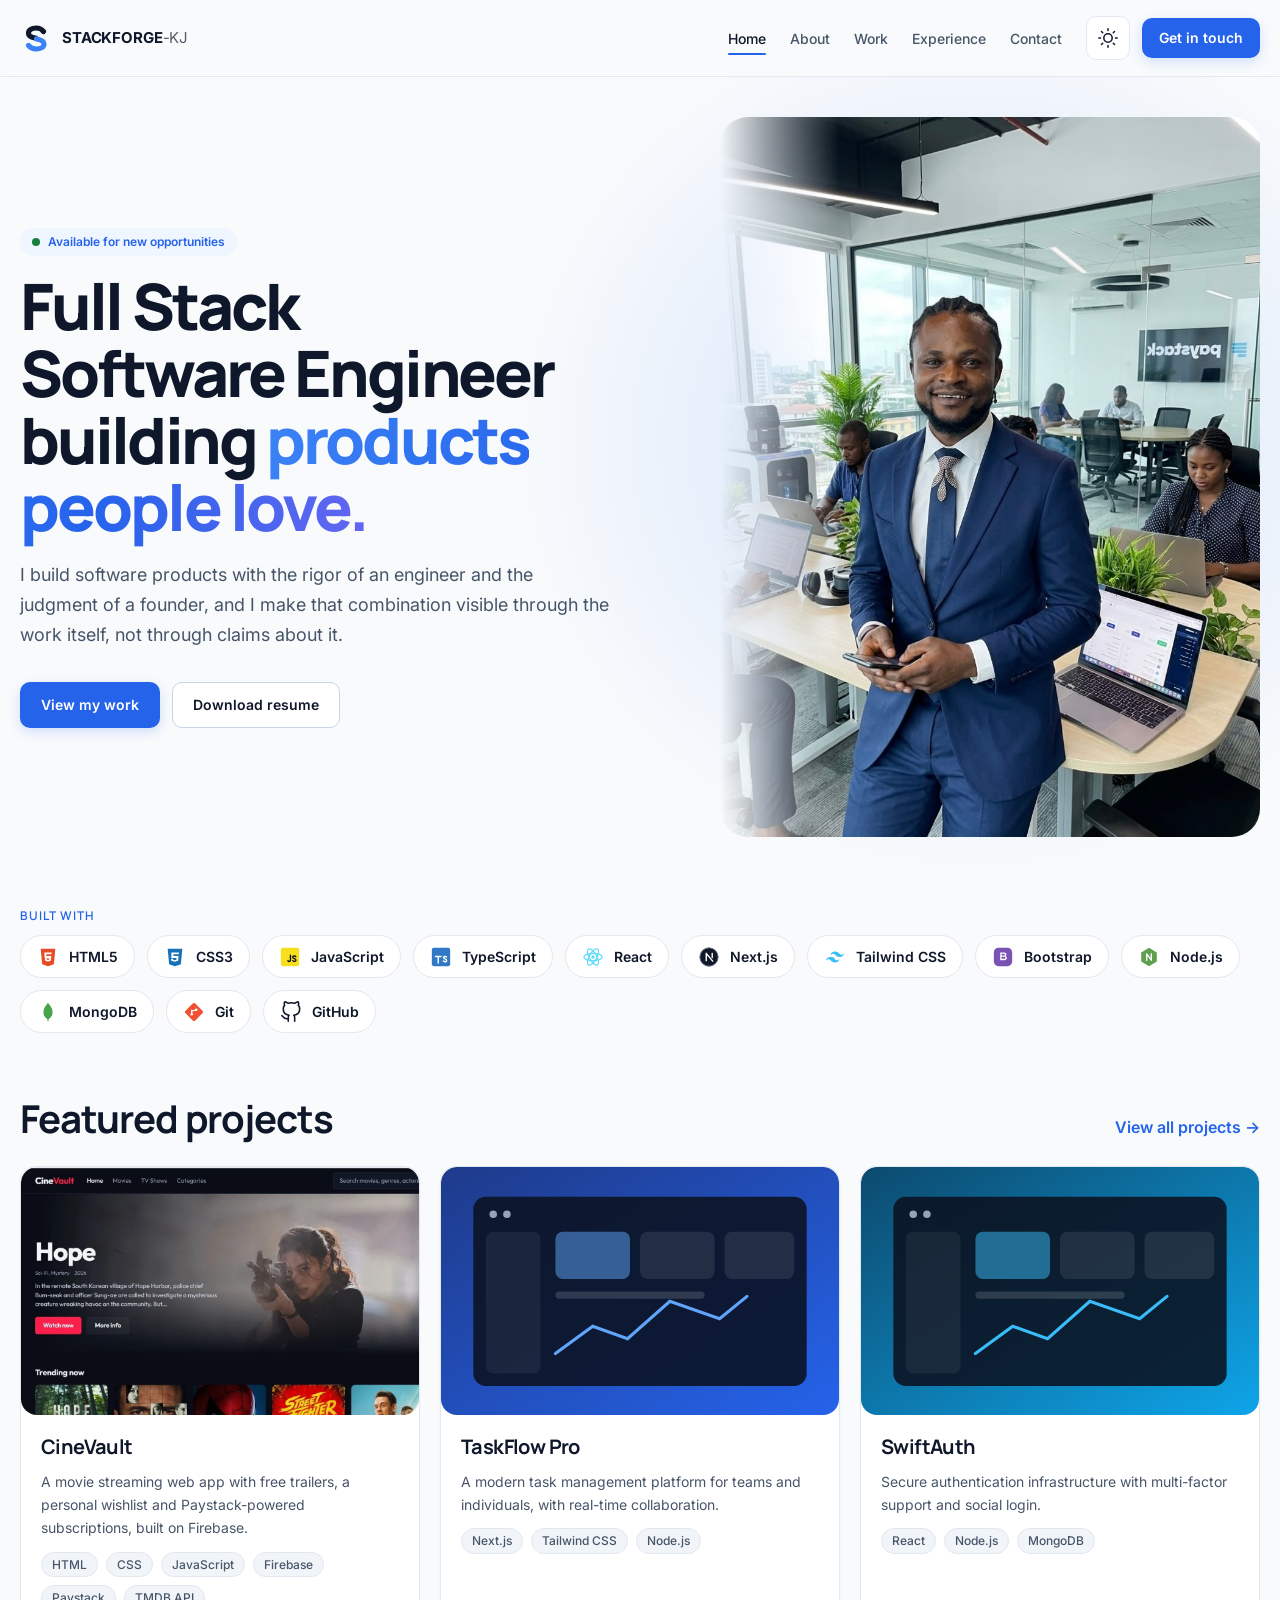
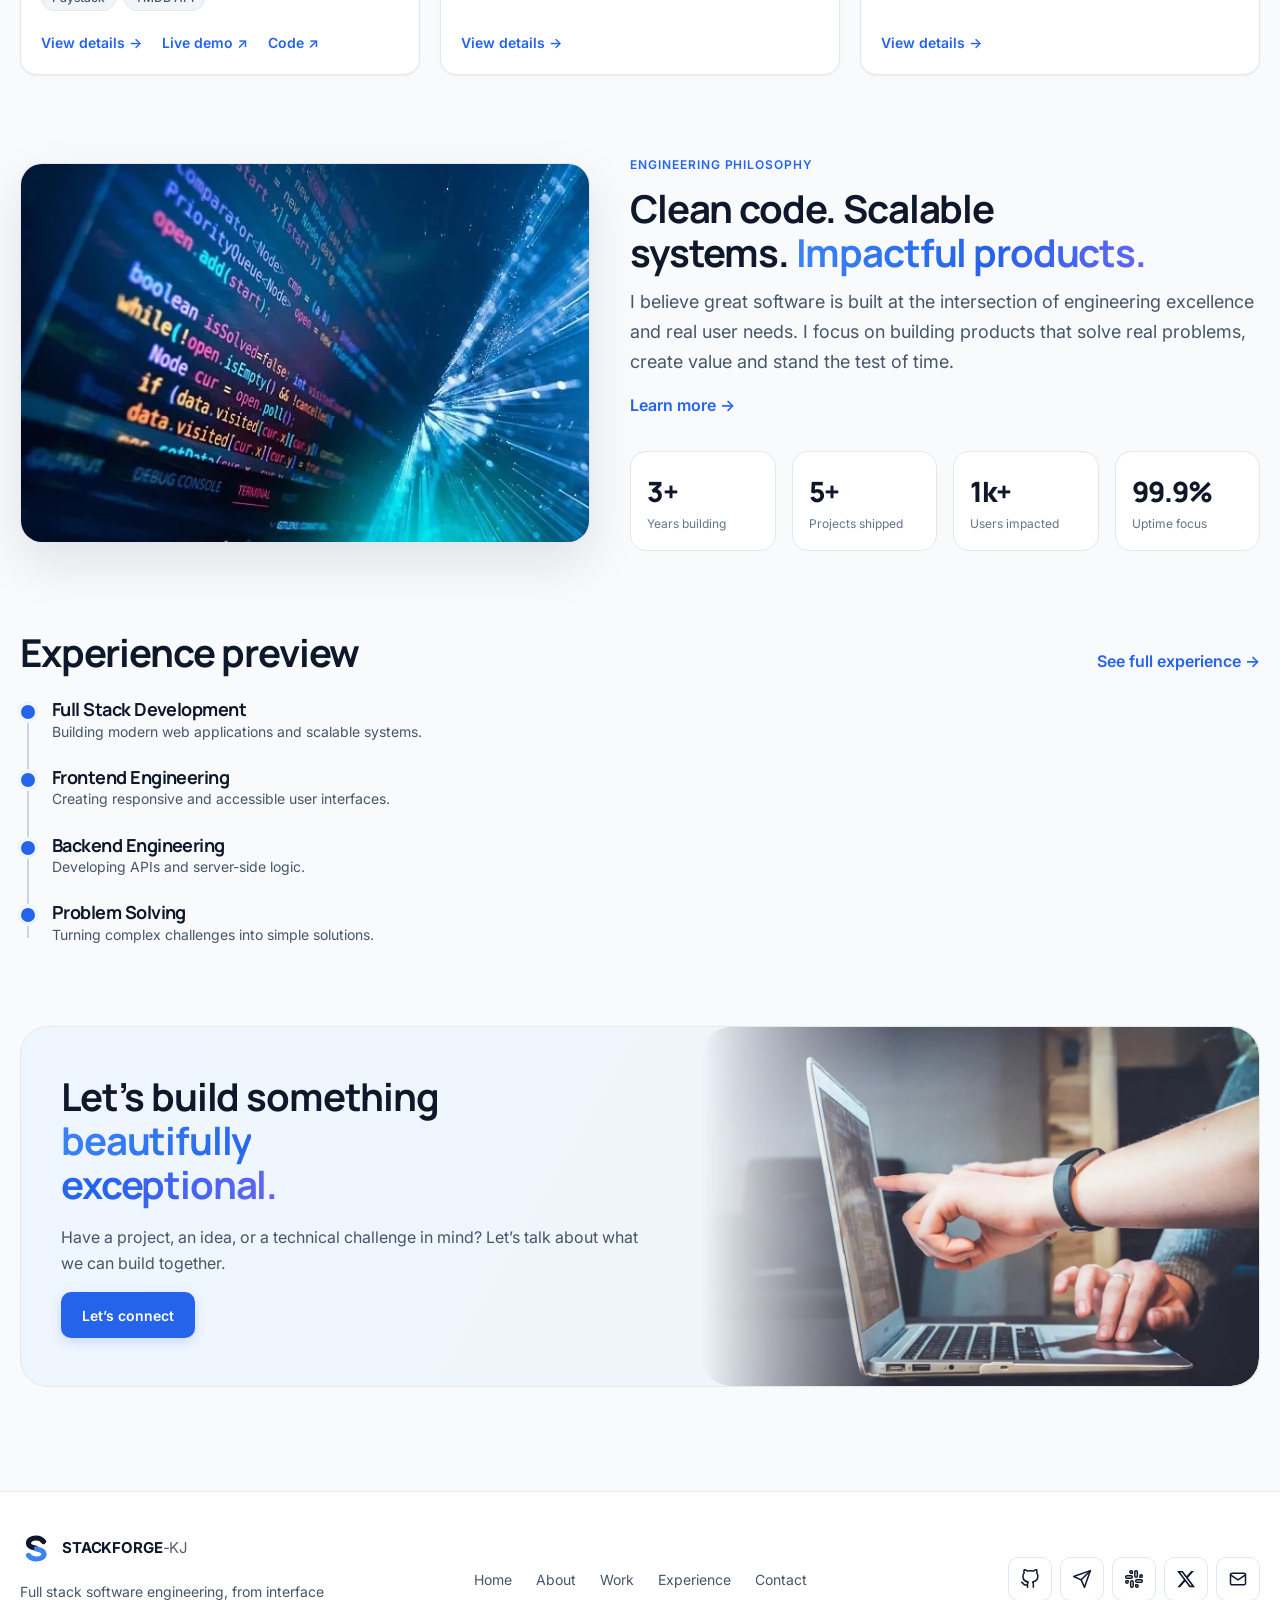
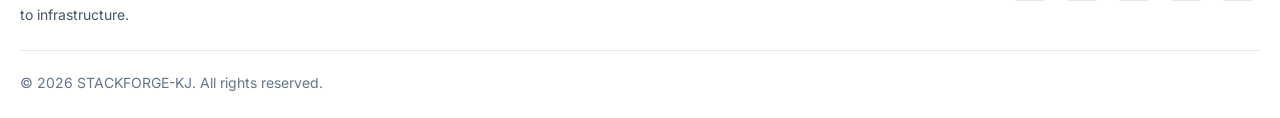
<file: stackforge-kj/index.html>
<!DOCTYPE html>
<html lang="en">

<head>
    <meta charset="UTF-8">
    <meta name="viewport" content="width=device-width, initial-scale=1.0">
    <title>STACKFORGE-KJ | Full Stack Software Engineer</title>
    <meta name="description"
        content="Explore the software engineering projects, technical approach, and work of STACKFORGE-KJ.">
    <link rel="icon" href="favicon.svg" type="image/svg+xml">
    <link rel="preconnect" href="https://fonts.googleapis.com">
    <link rel="preconnect" href="https://fonts.gstatic.com" crossorigin>
    <link rel="stylesheet"
        href="https://fonts.googleapis.com/css2?family=Inter:wght@400;500;600;700&family=Manrope:wght@700;800&family=JetBrains+Mono:wght@500&display=swap">
    <link rel="stylesheet" href="css/tokens.css">
    <link rel="stylesheet" href="css/base.css">
    <link rel="stylesheet" href="css/components.css">
    <link rel="stylesheet" href="css/pages.css">
    <script src="js/theme.js"></script>
    <script src="js/main.js" defer></script>
    <script src="js/navigation.js" defer></script>
    <script src="js/lazy.js" defer></script>
    <script src="js/socials.js" defer></script>
    <script src="js/projects.js" defer></script>
</head>

<body>
    <a class="skip-link" href="#main">Skip to content</a>
    <header class="site-header">
        <div class="container--wide site-header__inner">
            <a class="logo" href="index.html" aria-label="STACKFORGE-KJ home"><svg class="logo__mark"
                    viewBox="0 0 32 32" fill="none" stroke-width="5.2" stroke-linecap="round" stroke-linejoin="round"
                    aria-hidden="true">
                    <path class="logo__top"
                        d="M23.500 9.500C22 7.200 19.200 6 16 6c-4.200 0-7.500 2-7.500 5.200 0 3.600 4.200 4.300 7 4.900" />
                    <path class="logo__bottom"
                        d="M16.500 16.900c3.300.7 7.500 1.500 7.500 5C24 25 20.600 27 16.300 27c-3.300 0-6.200-1.200-7.800-3.600" />
                </svg><span>STACKFORGE<span class="logo__suffix">-KJ</span></span></a>
            <nav class="site-nav" id="site-nav" aria-label="Main navigation">
                <ul class="site-nav__list">
                    <li><a class="site-nav__link" href="index.html" aria-current="page">Home</a></li>
                    <li><a class="site-nav__link" href="about.html">About</a></li>
                    <li><a class="site-nav__link" href="work.html">Work</a></li>
                    <li><a class="site-nav__link" href="experience.html">Experience</a></li>
                    <li><a class="site-nav__link" href="contact.html">Contact</a></li>
                </ul><a class="btn btn--primary btn--sm btn--mobile" href="contact.html">Get in touch</a>
            </nav>
            <div class="site-header__actions">
                <button class="icon-btn theme-toggle" type="button" data-theme-toggle aria-label="Switch to dark theme"
                    aria-pressed="false"><svg class="icon-sun" viewBox="0 0 24 24" fill="none" stroke="currentColor"
                        stroke-width="1.8" stroke-linecap="round" stroke-linejoin="round" aria-hidden="true">
                        <circle cx="12" cy="12" r="5" />
                        <path
                            d="M12 1v2M12 21v2M4.22 4.22l1.42 1.42M18.36 18.36l1.42 1.42M1 12h2M21 12h2M4.22 19.78l1.42-1.42M18.36 5.64l1.42-1.42" />
                    </svg><svg class="icon-moon" viewBox="0 0 24 24" fill="none" stroke="currentColor"
                        stroke-width="1.8" stroke-linecap="round" stroke-linejoin="round" aria-hidden="true">
                        <path d="M21 12.79A9 9 0 1 1 11.21 3 7 7 0 0 0 21 12.79z" />
                    </svg></button>
                <a class="btn btn--primary btn--sm" href="contact.html">Get in touch</a>
                <button class="icon-btn menu-btn" type="button" data-menu-toggle aria-expanded="false"
                    aria-controls="site-nav" aria-label="Open menu"><svg class="icon-open" viewBox="0 0 24 24"
                        fill="none" stroke="currentColor" stroke-width="1.8" stroke-linecap="round" aria-hidden="true">
                        <path d="M3 6h18M3 12h18M3 18h18" />
                    </svg><svg class="icon-close" style="display:none" viewBox="0 0 24 24" fill="none"
                        stroke="currentColor" stroke-width="1.8" stroke-linecap="round" aria-hidden="true">
                        <path d="M18 6 6 18M6 6l12 12" />
                    </svg></button>
            </div>
        </div>
    </header>
    <main id="main">
        <section class="hero">
            <div class="container--wide hero__grid">
                <div class="hero__text">
                    <p class="eyebrow"><span class="dot" aria-hidden="true"></span>Available for new opportunities</p>
                    <h1>Full Stack Software Engineer building <span class="grad">products people love.</span></h1>
                    <p class="hero__lead">I build software products with the rigor of an engineer and the judgment of a
                        founder, and I make that combination visible through the work itself, not through claims about
                        it.</p>
                    <div class="hero__actions"><a class="btn btn--primary" href="work.html">View my work</a><a
                            class="btn btn--secondary" href="documents/resume.pdf" download>Download resume</a></div>
                </div>
              <div class="hero__art">
                    <div class="hero__fade">
                        <img class="portrait" src="assets/images/IMG_0118.JPG"
                            alt="Portrait of a full stack software engineer at work" width="1000" height="1062"
                            fetchpriority="high">
                    </div>
                </div>
            </div>
        </section>
        <section class="section section--tight" aria-labelledby="built">
            <div class="container--wide">
                <h2 id="built" class="label">Built with</h2>
                <ul class="stack">
                    <li class="tech"><svg viewBox="0 0 24 24" aria-hidden="true">
                            <path fill="#e44d26" d="M4 3l1.600 17L12 22l6.400-2L20 3z" />
                            <path fill="#fff"
                                d="M8 7h8l-.2 2H10l.2 2h5.400l-.5 5-3.100.9-3.100-.9-.2-2h2l.1 1 1.200.3 1.200-.3.1-1.500H8.400z" />
                        </svg>HTML5</li>
                    <li class="tech"><svg viewBox="0 0 24 24" aria-hidden="true">
                            <path fill="#1572b6" d="M4 3l1.600 17L12 22l6.400-2L20 3z" />
                            <path fill="#fff"
                                d="M8 7h8.300l-.2 2H10.200l.2 2h5.500l-.5 5-3.700 1.100-3.700-1.100-.2-2h2l.1 1 1.800.5 1.800-.5.2-2H8z" />
                        </svg>CSS3</li>
                    <li class="tech"><svg viewBox="0 0 24 24" aria-hidden="true">
                            <rect x="2" y="2" width="20" height="20" rx="2" fill="#f7df1e" />
                            <path
                                d="M12.500 10v5.500c0 1.500-1.800 1.800-2.800.6M15 16c.8 1.100 3.500 1.200 3.500-.6 0-2-3.500-1.200-3.500-3.200 0-1.700 2.800-1.600 3.300-.5"
                                stroke="#111" stroke-width="1.500" fill="none" stroke-linecap="round" />
                        </svg>JavaScript</li>
                    <li class="tech"><svg viewBox="0 0 24 24" aria-hidden="true">
                            <rect x="2" y="2" width="20" height="20" rx="2" fill="#3178c6" />
                            <path
                                d="M6 11.500h6M9 11.500v7M18 12c-.6-.8-3.300-1-3.300.6 0 1.800 3.500 1.100 3.500 3.100 0 1.800-2.800 1.800-3.600.6"
                                stroke="#fff" stroke-width="1.500" fill="none" stroke-linecap="round" />
                        </svg>TypeScript</li>
                    <li class="tech"><svg viewBox="0 0 24 24" aria-hidden="true">
                            <g fill="none" stroke="#61dafb" stroke-width="1.300">
                                <ellipse cx="12" cy="12" rx="10" ry="4" />
                                <ellipse cx="12" cy="12" rx="10" ry="4" transform="rotate(60 12 12)" />
                                <ellipse cx="12" cy="12" rx="10" ry="4" transform="rotate(120 12 12)" />
                            </g>
                            <circle cx="12" cy="12" r="1.800" fill="#61dafb" />
                        </svg>React</li>
                    <li class="tech"><svg viewBox="0 0 24 24" aria-hidden="true">
                            <circle cx="12" cy="12" r="10" fill="#111827" stroke="#64748b" />
                            <path d="M9 8v8M9 8l7 8.500M15.500 8v4.500" stroke="#fff" stroke-width="1.500" fill="none"
                                stroke-linecap="round" />
                        </svg>Next.js</li>
                    <li class="tech"><svg viewBox="0 0 24 24" aria-hidden="true">
                            <path fill="#38bdf8"
                                d="M12 6C9.300 6 7.600 7.300 7 10c1-1.300 2.200-1.800 3.500-1.500.8.200 1.300.7 1.900 1.300 1 1 2.100 2.200 4.600 2.200 2.700 0 4.400-1.300 5-4-1 1.300-2.200 1.800-3.500 1.500-.8-.2-1.300-.7-1.900-1.300C15.600 7.200 14.500 6 12 6zM7 12c-2.700 0-4.400 1.300-5 4 1-1.300 2.200-1.800 3.500-1.500.8.200 1.300.7 1.900 1.300 1 1 2.100 2.200 4.600 2.200 2.700 0 4.400-1.300 5-4-1 1.300-2.200 1.800-3.500 1.500-.8-.2-1.300-.7-1.900-1.300C11.600 13.200 10.500 12 8 12z" />
                        </svg>Tailwind CSS</li>
                    <li class="tech"><svg viewBox="0 0 24 24" aria-hidden="true">
                            <rect x="2" y="2" width="20" height="20" rx="5" fill="#7952b3" />
                            <path
                                d="M9 7h4.200c1.700 0 2.600.9 2.600 2.100 0 .9-.5 1.600-1.400 1.900 1.100.2 1.800 1 1.800 2.100 0 1.500-1.100 2.400-2.900 2.400H9zm1.500 3.400h2.500c.8 0 1.200-.4 1.200-1s-.4-1-1.200-1h-2.500zm0 3.600h2.800c.8 0 1.300-.4 1.300-1.100s-.5-1.100-1.300-1.100h-2.800z"
                                fill="#fff" />
                        </svg>Bootstrap</li>
                    <li class="tech"><svg viewBox="0 0 24 24" aria-hidden="true">
                            <path fill="#5fa04e" d="M12 2l8.500 5v10L12 22l-8.500-5V7z" />
                            <path d="M9.500 15.500v-7l5 7v-7" stroke="#fff" stroke-width="1.500" fill="none"
                                stroke-linecap="round" stroke-linejoin="round" />
                        </svg>Node.js</li>
                    <li class="tech"><svg viewBox="0 0 24 24" aria-hidden="true">
                            <path fill="#47a248"
                                d="M12 2c2.500 3.500 5 6 5 10.500 0 3.600-2.200 6-4.400 7.100V22h-1.200v-2.400C9.200 18.500 7 16.100 7 12.500 7 8 9.500 5.500 12 2z" />
                        </svg>MongoDB</li>
                    <li class="tech"><svg viewBox="0 0 24 24" aria-hidden="true">
                            <rect x="4.500" y="4.500" width="15" height="15" rx="2" transform="rotate(45 12 12)"
                                fill="#f05133" />
                            <circle cx="9.500" cy="14.500" r="1.400" fill="#fff" />
                            <circle cx="14.500" cy="9.500" r="1.400" fill="#fff" />
                            <path d="M9.500 14.500V9.500M9.500 11l5-1.500" stroke="#fff" stroke-width="1.300"
                                fill="none" />
                        </svg>Git</li>
                    <li class="tech"><svg viewBox="0 0 24 24" aria-hidden="true">
                            <path fill="none" stroke="currentColor" stroke-width="1.700" stroke-linecap="round"
                                stroke-linejoin="round"
                                d="M9 19c-5 1.500-5-2.500-7-3m14 6v-3.870a3.370 3.370 0 0 0-.940-2.610c3.140-.350 6.440-1.540 6.440-7A5.440 5.440 0 0 0 20 4.770 5.070 5.070 0 0 0 19.910 1S18.730.650 16 2.480a13.380 13.380 0 0 0-7 0C6.270.650 5.090 1 5.090 1A5.070 5.070 0 0 0 5 4.770a5.440 5.440 0 0 0-1.500 3.780c0 5.420 3.300 6.610 6.440 7A3.370 3.370 0 0 0 9 18.130V22" />
                        </svg>GitHub</li>
                </ul>
            </div>
        </section>
        <section class="section" aria-labelledby="featured">
            <div class="container--wide">
                <div class="section__head">
                    <h2 id="featured" class="section__title">Featured projects</h2><a class="text-link"
                        href="work.html">View all projects &rarr;</a>
                </div>
                <div class="project-grid" data-projects data-limit="3"></div><noscript>
                    <p>Enable JavaScript to see featured projects, or visit the <a href="work.html">Work page</a>.</p>
                </noscript>
            </div>
        </section>
        <section class="section" aria-labelledby="phil">
            <div class="container--wide philosophy">
                <div class="philosophy__art">
                    <div class="media" style="--ratio:3/2"><img src="assets/images/philosophy.webp"
                            alt="Source code on a screen with streaks of blue light" width="612" height="408"
                            loading="lazy"></div>
                </div>
                <div>
                    <p class="label">Engineering philosophy</p>
                    <h2 id="phil" class="section__title">Clean code. Scalable systems. <span class="grad">Impactful
                            products.</span></h2>
                    <p class="section__lead">I believe great software is built at the intersection of engineering
                        excellence and real user needs. I focus on building products that solve real problems, create
                        value and stand the test of time.</p><a class="text-link" href="about.html">Learn more
                        &rarr;</a>
                    <dl class="stats">
                        <div>
                            <dt>Years building</dt>
                            <dd>3+</dd>
                        </div>
                        <div>
                            <dt>Projects shipped</dt>
                            <dd>5+</dd>
                        </div>
                        <div>
                            <dt>Users impacted</dt>
                            <dd>1k+</dd>
                        </div>
                        <div>
                            <dt>Uptime focus</dt>
                            <dd>99.9%</dd>
                        </div>
                    </dl>
                </div>
            </div>
        </section>
        <section class="section" aria-labelledby="exp">
            <div class="container--wide">
                <div class="section__head">
                    <h2 id="exp" class="section__title">Experience preview</h2><a class="text-link"
                        href="experience.html">See full experience &rarr;</a>
                </div>
                <ol class="timeline">
                    <li>
                        <h3>Full Stack Development</h3>
                        <p>Building modern web applications and scalable systems.</p>
                    </li>
                    <li>
                        <h3>Frontend Engineering</h3>
                        <p>Creating responsive and accessible user interfaces.</p>
                    </li>
                    <li>
                        <h3>Backend Engineering</h3>
                        <p>Developing APIs and server-side logic.</p>
                    </li>
                    <li>
                        <h3>Problem Solving</h3>
                        <p>Turning complex challenges into simple solutions.</p>
                    </li>
                </ol>
            </div>
        </section>
        <section class="section" aria-labelledby="cta">
            <div class="container--wide">
                <div class="cta-card">
                    <div class="cta-card__text">
                        <h2 id="cta">Let&rsquo;s build something <span class="grad">beautifully exceptional.</span></h2>
                        <p>Have a project, an idea, or a technical challenge in mind? Let&rsquo;s talk about what we can
                            build together.</p><a class="btn btn--primary" href="contact.html">Let&rsquo;s connect</a>
                    </div>
                    <div class="cta-card__art media" style="--ratio:auto"><img src="assets/images/cta-laptop.webp"
                            alt="Two people pointing at a laptop screen while working together" width="1200"
                            height="800" loading="lazy"></div>
                </div>
            </div>
        </section>
    </main>
    <footer class="site-footer">
        <div class="container--wide">
            <div class="site-footer__row">
                <div class="site-footer__brand"><a class="logo" href="index.html" aria-label="STACKFORGE-KJ home"><svg
                            class="logo__mark" viewBox="0 0 32 32" fill="none" stroke-width="5.2" stroke-linecap="round"
                            stroke-linejoin="round" aria-hidden="true">
                            <path class="logo__top"
                                d="M23.500 9.500C22 7.200 19.200 6 16 6c-4.200 0-7.500 2-7.500 5.200 0 3.600 4.200 4.300 7 4.900" />
                            <path class="logo__bottom"
                                d="M16.500 16.900c3.300.7 7.500 1.500 7.500 5C24 25 20.600 27 16.300 27c-3.300 0-6.200-1.200-7.800-3.600" />
                        </svg><span>STACKFORGE<span class="logo__suffix">-KJ</span></span></a>
                    <p>Full stack software engineering, from interface to infrastructure.</p>
                </div>
                <nav aria-label="Footer navigation">
                    <ul class="site-footer__nav">
                        <li><a href="index.html">Home</a></li>
                        <li><a href="about.html">About</a></li>
                        <li><a href="work.html">Work</a></li>
                        <li><a href="experience.html">Experience</a></li>
                        <li><a href="contact.html">Contact</a></li>
                    </ul>
                </nav>
                <ul class="site-footer__social">
                    <li><a class="icon-btn" href="https://github.com/Stackforge-KJ" data-social="github" target="_blank"
                            rel="noopener noreferrer" aria-label="GitHub (opens in a new tab)"><svg viewBox="0 0 24 24"
                                width="20" height="20" fill="none" stroke="currentColor" stroke-width="1.8"
                                stroke-linecap="round" stroke-linejoin="round" aria-hidden="true">
                                <path
                                    d="M9 19c-5 1.500-5-2.500-7-3m14 6v-3.870a3.370 3.370 0 0 0-.940-2.610c3.140-.350 6.440-1.540 6.440-7A5.440 5.440 0 0 0 20 4.770 5.070 5.070 0 0 0 19.910 1S18.730.650 16 2.480a13.380 13.380 0 0 0-7 0C6.270.650 5.090 1 5.090 1A5.070 5.070 0 0 0 5 4.770a5.440 5.440 0 0 0-1.500 3.780c0 5.420 3.300 6.610 6.440 7A3.370 3.370 0 0 0 9 18.130V22" />
                            </svg></a></li>
                    <li><a class="icon-btn" href="https://t.me/YOUR_USERNAME" data-social="telegram" target="_blank"
                            rel="noopener noreferrer" aria-label="Telegram (opens in a new tab)"><svg
                                viewBox="0 0 24 24" width="20" height="20" fill="none" stroke="currentColor"
                                stroke-width="1.8" stroke-linecap="round" stroke-linejoin="round" aria-hidden="true">
                                <path d="M22 2L11 13" />
                                <path d="M22 2L15 22l-4-9-9-4 20-7z" />
                            </svg></a></li>
                    <li><a class="icon-btn" href="https://YOUR_WORKSPACE.slack.com" data-social="slack" target="_blank"
                            rel="noopener noreferrer" aria-label="Slack (opens in a new tab)"><svg viewBox="0 0 24 24"
                                width="20" height="20" fill="none" stroke="currentColor" stroke-width="1.8"
                                stroke-linecap="round" stroke-linejoin="round" aria-hidden="true">
                                <path
                                    d="M14.500 10c-.830 0-1.500-.670-1.500-1.500v-5c0-.830.670-1.500 1.500-1.500s1.500.670 1.500 1.500v5c0 .830-.670 1.500-1.500 1.500z" />
                                <path
                                    d="M20.500 10H19V8.500c0-.830.670-1.500 1.500-1.500s1.500.670 1.500 1.500-.670 1.500-1.500 1.500z" />
                                <path
                                    d="M9.500 14c.830 0 1.500.670 1.500 1.500v5c0 .830-.670 1.500-1.500 1.500S8 21.330 8 20.500v-5c0-.830.670-1.500 1.500-1.500z" />
                                <path
                                    d="M3.500 14H5v1.500c0 .830-.670 1.500-1.500 1.500S2 16.330 2 15.500 2.670 14 3.500 14z" />
                                <path
                                    d="M14 14.500c0-.830.670-1.500 1.500-1.500h5c.830 0 1.500.670 1.500 1.500s-.670 1.500-1.500 1.500h-5c-.830 0-1.500-.670-1.500-1.500z" />
                                <path
                                    d="M15.500 19H14v1.500c0 .830.670 1.500 1.500 1.500s1.500-.670 1.500-1.500-.670-1.500-1.500-1.500z" />
                                <path
                                    d="M10 9.500C10 8.670 9.330 8 8.500 8h-5C2.670 8 2 8.670 2 9.500S2.670 11 3.500 11h5c.830 0 1.500-.670 1.500-1.500z" />
                                <path d="M8.500 5H10V3.500C10 2.670 9.330 2 8.500 2S7 2.670 7 3.500 7.670 5 8.500 5z" />
                            </svg></a></li>
                    <li><a class="icon-btn" href="https://x.com/YOUR_USERNAME" data-social="x" target="_blank"
                            rel="noopener noreferrer" aria-label="X (opens in a new tab)"><svg viewBox="0 0 24 24"
                                width="20" height="20" fill="currentColor" aria-hidden="true">
                                <path
                                    d="M18.244 2.250h3.308l-7.227 8.260 8.502 11.240H16.170l-5.214-6.817L4.990 21.750H1.680l7.730-8.835L1.254 2.250H8.080l4.713 6.231zm-1.161 17.520h1.833L7.084 4.126H5.117z" />
                            </svg></a></li>
                    <li><a class="icon-btn" href="mailto:consultkingss@gmail.com" aria-label="Email"><svg
                                viewBox="0 0 24 24" width="20" height="20" fill="none" stroke="currentColor"
                                stroke-width="1.8" stroke-linecap="round" stroke-linejoin="round" aria-hidden="true">
                                <rect x="3" y="5" width="18" height="14" rx="2" />
                                <path d="M3 7l9 6 9-6" />
                            </svg></a></li>
                </ul>
            </div>
            <p class="site-footer__copy">&copy; <span data-year>2026</span> STACKFORGE-KJ. All rights reserved.</p>
        </div>
    </footer>
</body>

</html>
</file>
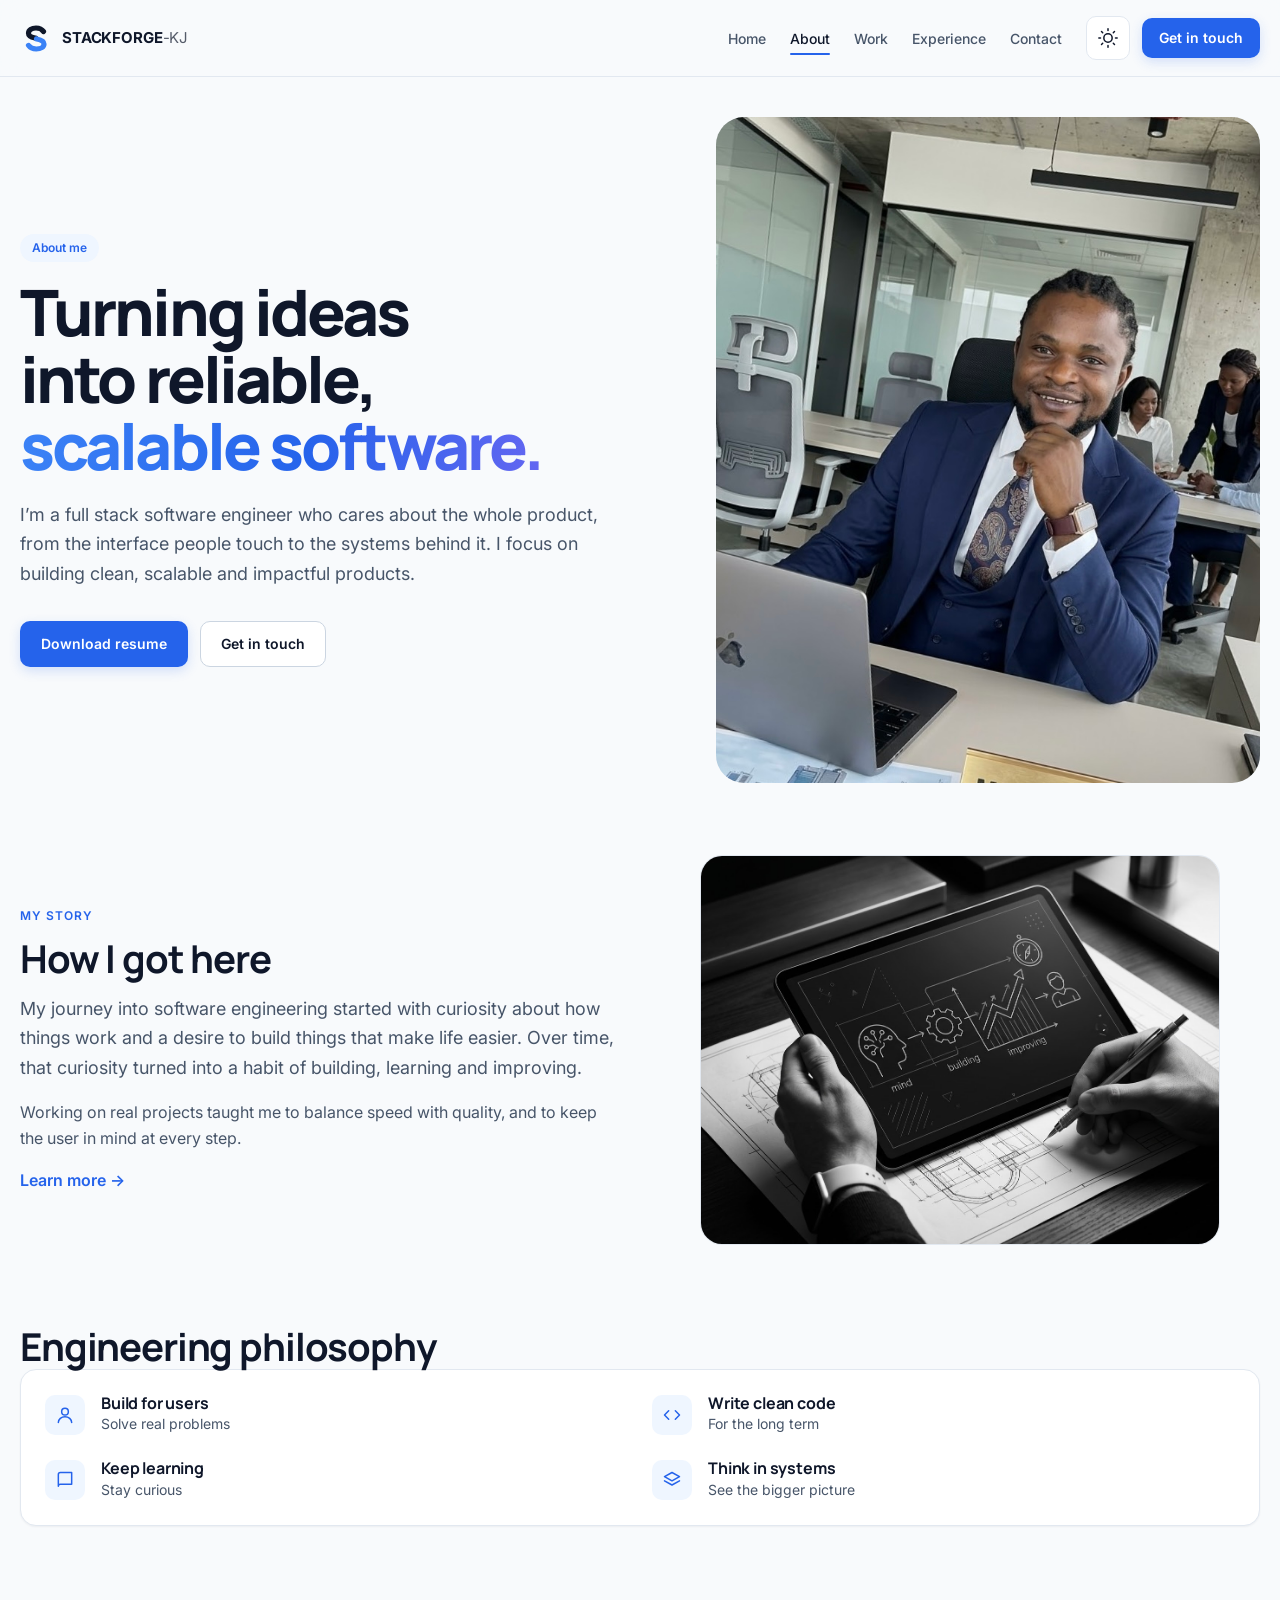
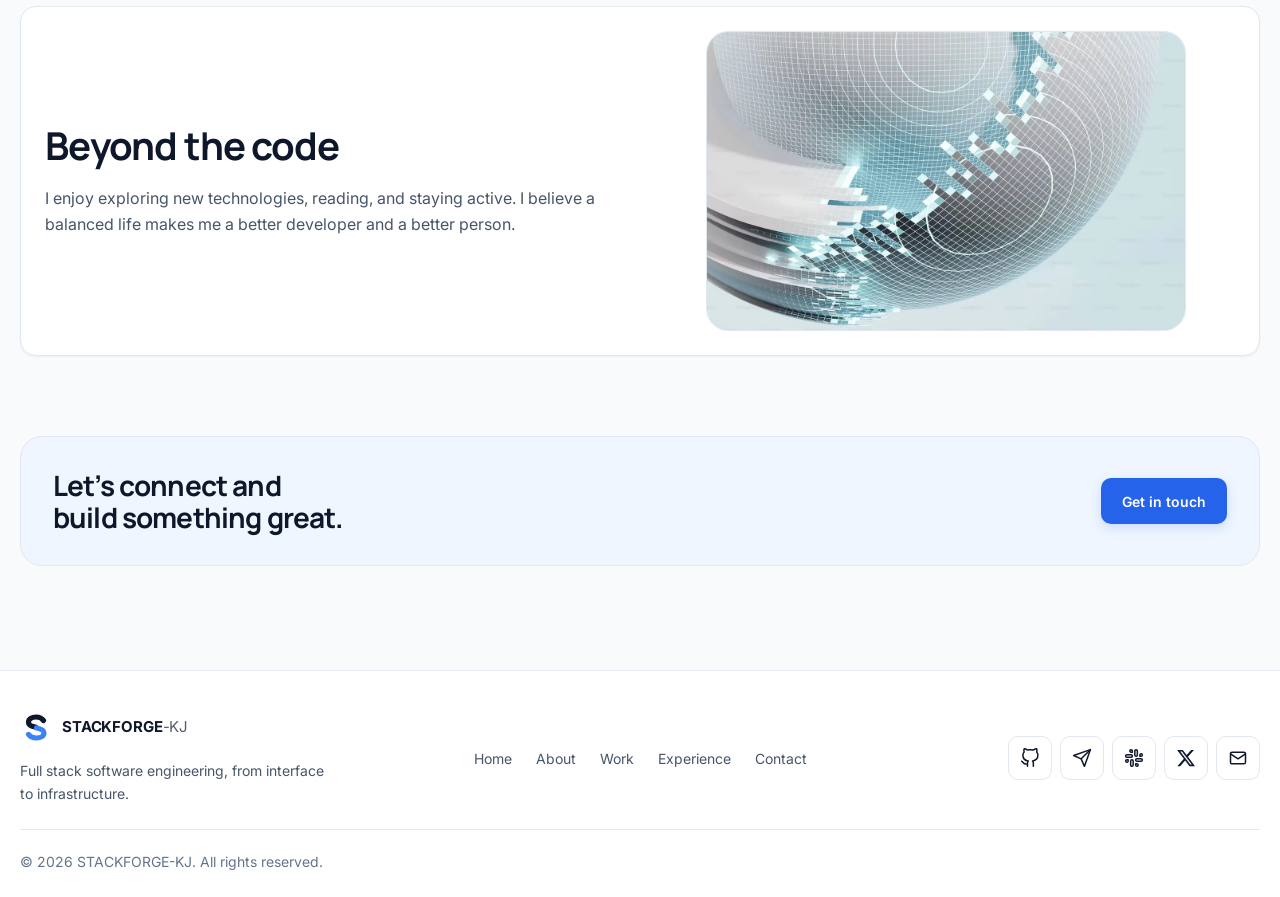
<file: stackforge-kj/about.html>
<!doctype html>
<html lang="en">
    <head>
        <meta charset="UTF-8" />
        <meta name="viewport" content="width=device-width, initial-scale=1.0" />
        <title>About | STACKFORGE-KJ</title>
        <meta
            name="description"
            content="Learn how STACKFORGE-KJ approaches software engineering, from user-focused design to maintainable systems." />
        <link rel="icon" href="favicon.svg" type="image/svg+xml" />
        <link rel="preconnect" href="https://fonts.googleapis.com" />
        <link rel="preconnect" href="https://fonts.gstatic.com" crossorigin />
        <link
            rel="stylesheet"
            href="https://fonts.googleapis.com/css2?family=Inter:wght@400;500;600;700&family=Manrope:wght@700;800&family=JetBrains+Mono:wght@500&display=swap" />
        <link rel="stylesheet" href="css/tokens.css" />
        <link rel="stylesheet" href="css/base.css" />
        <link rel="stylesheet" href="css/components.css" />
        <link rel="stylesheet" href="css/pages.css" />
        <script src="js/theme.js"></script>
        <script src="js/main.js" defer></script>
        <script src="js/navigation.js" defer></script>
        <script src="js/lazy.js" defer></script>
        <script src="js/socials.js" defer></script>
    </head>

    <body>
        <a class="skip-link" href="#main">Skip to content</a>
        <header class="site-header">
            <div class="container--wide site-header__inner">
                <a class="logo" href="index.html"
                    aria-label="STACKFORGE-KJ home"><svg
                        class="logo__mark"
                        viewBox="0 0 32 32"
                        fill="none"
                        stroke-width="5.2"
                        stroke-linecap="round"
                        stroke-linejoin="round"
                        aria-hidden="true">
                        <path
                            class="logo__top"
                            d="M23.500 9.500C22 7.200 19.200 6 16 6c-4.200 0-7.500 2-7.500 5.200 0 3.600 4.200 4.300 7 4.900" />
                        <path
                            class="logo__bottom"
                            d="M16.500 16.900c3.300.7 7.500 1.500 7.500 5C24 25 20.600 27 16.300 27c-3.300 0-6.200-1.200-7.800-3.600" /></svg><span>STACKFORGE<span
                            class="logo__suffix">-KJ</span></span></a>
                <nav class="site-nav" id="site-nav"
                    aria-label="Main navigation">
                    <ul class="site-nav__list">
                        <li><a class="site-nav__link"
                                href="index.html">Home</a></li>
                        <li>
                            <a class="site-nav__link" href="about.html"
                                aria-current="page">About</a>
                        </li>
                        <li><a class="site-nav__link"
                                href="work.html">Work</a></li>
                        <li>
                            <a class="site-nav__link"
                                href="experience.html">Experience</a>
                        </li>
                        <li><a class="site-nav__link"
                                href="contact.html">Contact</a></li>
                    </ul>
                    <a class="btn btn--primary btn--sm btn--mobile"
                        href="contact.html">Get in touch</a>
                </nav>
                <div class="site-header__actions">
                    <button
                        class="icon-btn theme-toggle"
                        type="button"
                        data-theme-toggle
                        aria-label="Switch to dark theme"
                        aria-pressed="false">
                        <svg
                            class="icon-sun"
                            viewBox="0 0 24 24"
                            fill="none"
                            stroke="currentColor"
                            stroke-width="1.8"
                            stroke-linecap="round"
                            stroke-linejoin="round"
                            aria-hidden="true">
                            <circle cx="12" cy="12" r="5" />
                            <path
                                d="M12 1v2M12 21v2M4.22 4.22l1.42 1.42M18.36 18.36l1.42 1.42M1 12h2M21 12h2M4.22 19.78l1.42-1.42M18.36 5.64l1.42-1.42" /></svg><svg
                            class="icon-moon"
                            viewBox="0 0 24 24"
                            fill="none"
                            stroke="currentColor"
                            stroke-width="1.8"
                            stroke-linecap="round"
                            stroke-linejoin="round"
                            aria-hidden="true">
                            <path
                                d="M21 12.79A9 9 0 1 1 11.21 3 7 7 0 0 0 21 12.79z" />
                        </svg>
                    </button>
                    <a class="btn btn--primary btn--sm" href="contact.html">Get
                        in touch</a>
                    <button
                        class="icon-btn menu-btn"
                        type="button"
                        data-menu-toggle
                        aria-expanded="false"
                        aria-controls="site-nav"
                        aria-label="Open menu">
                        <svg
                            class="icon-open"
                            viewBox="0 0 24 24"
                            fill="none"
                            stroke="currentColor"
                            stroke-width="1.8"
                            stroke-linecap="round"
                            aria-hidden="true">
                            <path d="M3 6h18M3 12h18M3 18h18" /></svg><svg
                            class="icon-close"
                            style="display: none"
                            viewBox="0 0 24 24"
                            fill="none"
                            stroke="currentColor"
                            stroke-width="1.8"
                            stroke-linecap="round"
                            aria-hidden="true">
                            <path d="M18 6 6 18M6 6l12 12" />
                        </svg>
                    </button>
                </div>
            </div>
        </header>
        <main id="main">
            <section class="about-hero">
                <div class="container--wide page-hero">
                    <div>
                        <p class="eyebrow">About me</p>
                        <h1>
                            Turning ideas into reliable,
                            <span class="grad">scalable software.</span>
                        </h1>
                        <p class="hero__lead">
                            I&rsquo;m a full stack software engineer who cares
                            about the whole
                            product, from the interface people touch to the
                            systems behind it.
                            I focus on building clean, scalable and impactful
                            products.
                        </p>
                        <div class="hero__actions">
                            <a class="btn btn--primary"
                                href="documents/resume.pdf" download>Download
                                resume</a><a class="btn btn--secondary"
                                href="contact.html">Get in touch</a>
                        </div>
                    </div>
                    <img
                        class="portrait"
                        src="assets/images/IMG_0119.JPG"
                        alt="Portrait of a full stack software engineer at work"
                        width="1000"
                        height="1062" />
                </div>
            </section>
            <section class="section" aria-labelledby="story">
                <div class="container--wide two-col">
                    <div>
                        <p class="label">My story</p>
                        <h2 id="story" class="section__title">How I got
                            here</h2>
                        <p class="section__lead">
                            My journey into software engineering started with
                            curiosity about
                            how things work and a desire to build things that
                            make life
                            easier. Over time, that curiosity turned into a
                            habit of building,
                            learning and improving.
                        </p>
                        <p class="mt">
                            Working on real projects taught me to balance speed
                            with quality,
                            and to keep the user in mind at every step.
                        </p>
                        <a class="text-link mt" href="experience.html">Learn
                            more &rarr;</a>
                    </div>
                    <div class="photo media about-photo" style="--ratio:4/3"><img src="assets/images/my-story.JPG"
                        alt="Glowing lines of source code wrapped around a sphere" width="1200" height="900"
                        loading="lazy"></div>
                </div>
            </section>
            <section class="section" aria-labelledby="phil">
                <div class="container--wide">
                    <h2 id="phil" class="section__title">Engineering
                        philosophy</h2>
                    <ul class="values card">
                        <li>
                            <span class="icon-box"><svg
                                    viewBox="0 0 24 24"
                                    width="20"
                                    height="20"
                                    fill="none"
                                    stroke="currentColor"
                                    stroke-width="1.8"
                                    stroke-linecap="round"
                                    stroke-linejoin="round"
                                    aria-hidden="true">
                                    <circle cx="12" cy="8" r="4" />
                                    <path
                                        d="M4 21c0-4 3.600-7 8-7s8 3 8 7" /></svg></span>
                            <div>
                                <h3>Build for users</h3>
                                <p>Solve real problems</p>
                            </div>
                        </li>
                        <li>
                            <span class="icon-box"><svg
                                    viewBox="0 0 24 24"
                                    width="20"
                                    height="20"
                                    fill="none"
                                    stroke="currentColor"
                                    stroke-width="1.8"
                                    stroke-linecap="round"
                                    stroke-linejoin="round"
                                    aria-hidden="true">
                                    <path
                                    d="M8 7l-5 5 5 5M16 7l5 5-5 5" /></svg></span>
                            <div>
                                <h3>Write clean code</h3>
                                <p>For the long term</p>
                            </div>
                        </li>
                        <li>
                            <span class="icon-box"><svg
                                    viewBox="0 0 24 24"
                                    width="20"
                                    height="20"
                                    fill="none"
                                    stroke="currentColor"
                                    stroke-width="1.8"
                                    stroke-linecap="round"
                                    stroke-linejoin="round"
                                    aria-hidden="true">
                                    <path
                                        d="M4 19.500A2.500 2.500 0 0 1 6.500 17H20V3H6.500A2.500 2.500 0 0 0 4 5.500z" /></svg></span>
                            <div>
                                <h3>Keep learning</h3>
                                <p>Stay curious</p>
                            </div>
                        </li>
                        <li>
                            <span class="icon-box"><svg
                                    viewBox="0 0 24 24"
                                    width="20"
                                    height="20"
                                    fill="none"
                                    stroke="currentColor"
                                    stroke-width="1.8"
                                    stroke-linecap="round"
                                    stroke-linejoin="round"
                                    aria-hidden="true">
                                    <path
                                        d="M12 3l9 5-9 5-9-5zM3 13l9 5 9-5" /></svg></span>
                            <div>
                                <h3>Think in systems</h3>
                                <p>See the bigger picture</p>
                            </div>
                        </li>
                    </ul>
                </div>
            </section>
            <section class="section" aria-labelledby="beyond">
                <div class="container--wide">
                    <div class="beyond card">
                        <div>
                            <h2 id="beyond">Beyond the code</h2>
                            <p class="mt">
                                I enjoy exploring new technologies, reading, and
                                staying active.
                                I believe a balanced life makes me a better
                                developer and a
                                better person.
                            </p>
                        </div>
                       <div class="photo media about-photo about-photo--sm" style="--ratio:16/10"><img
                            src="assets/images/beyond-code.webp" alt="Abstract white sphere made of a digital grid"
                            width="1200" height="750" loading="lazy"></div>
                    </div>
                </div>
            </section>
            <section class="section" aria-label="Call to action">
                <div class="container--wide">
                    <div class="cta-strip">
                        <div>
                            <h2>Let&rsquo;s connect and build something
                                great.</h2>
                        </div>
                        <a class="btn btn--primary" href="contact.html">Get in
                            touch</a>
                    </div>
                </div>
            </section>
        </main>
        <footer class="site-footer">
            <div class="container--wide">
                <div class="site-footer__row">
                    <div class="site-footer__brand">
                        <a class="logo" href="index.html"
                            aria-label="STACKFORGE-KJ home"><svg
                                class="logo__mark"
                                viewBox="0 0 32 32"
                                fill="none"
                                stroke-width="5.2"
                                stroke-linecap="round"
                                stroke-linejoin="round"
                                aria-hidden="true">
                                <path
                                    class="logo__top"
                                    d="M23.500 9.500C22 7.200 19.200 6 16 6c-4.200 0-7.500 2-7.500 5.200 0 3.600 4.200 4.300 7 4.900" />
                                <path
                                    class="logo__bottom"
                                    d="M16.500 16.900c3.300.7 7.500 1.500 7.500 5C24 25 20.600 27 16.300 27c-3.300 0-6.200-1.200-7.800-3.600" /></svg><span>STACKFORGE<span
                                    class="logo__suffix">-KJ</span></span></a>
                        <p>
                            Full stack software engineering, from interface to
                            infrastructure.
                        </p>
                    </div>
                    <nav aria-label="Footer navigation">
                        <ul class="site-footer__nav">
                            <li><a href="index.html">Home</a></li>
                            <li><a href="about.html">About</a></li>
                            <li><a href="work.html">Work</a></li>
                            <li><a href="experience.html">Experience</a></li>
                            <li><a href="contact.html">Contact</a></li>
                        </ul>
                    </nav>
                    <ul class="site-footer__social">
                        <li>
                            <a
                                class="icon-btn"
                                href="https://github.com/Stackforge-KJ"
                                target="_blank"
                                rel="noopener noreferrer"
                                aria-label="GitHub profile (opens in a new tab)"><svg
                                    viewBox="0 0 24 24"
                                    width="20"
                                    height="20"
                                    fill="none"
                                    stroke="currentColor"
                                    stroke-width="1.8"
                                    stroke-linecap="round"
                                    stroke-linejoin="round"
                                    aria-hidden="true">
                                    <path
                                        d="M9 19c-5 1.500-5-2.500-7-3m14 6v-3.870a3.370 3.370 0 0 0-.940-2.610c3.140-.350 6.440-1.540 6.440-7A5.440 5.440 0 0 0 20 4.770 5.070 5.070 0 0 0 19.910 1S18.730.650 16 2.480a13.380 13.380 0 0 0-7 0C6.270.650 5.090 1 5.090 1A5.070 5.070 0 0 0 5 4.770a5.440 5.440 0 0 0-1.500 3.780c0 5.420 3.300 6.610 6.440 7A3.370 3.370 0 0 0 9 18.130V22" /></svg></a>
                        </li>
                        <li>
                            <a
                                class="icon-btn"
                                href="mailto:consultkingss@gmail.com"
                                aria-label="Email"><svg
                                    viewBox="0 0 24 24"
                                    width="20"
                                    height="20"
                                    fill="none"
                                    stroke="currentColor"
                                    stroke-width="1.8"
                                    stroke-linecap="round"
                                    stroke-linejoin="round"
                                    aria-hidden="true">
                                    <rect x="3" y="5" width="18" height="14"
                                        rx="2" />
                                    <path d="M3 7l9 6 9-6" /></svg></a>
                        </li>
                    </ul>
                </div>
                <p class="site-footer__copy">
                    &copy; <span data-year>2026</span> STACKFORGE-KJ. All rights
                    reserved.
                </p>
            </div>
        </footer>
    </body>
</html>
</file>
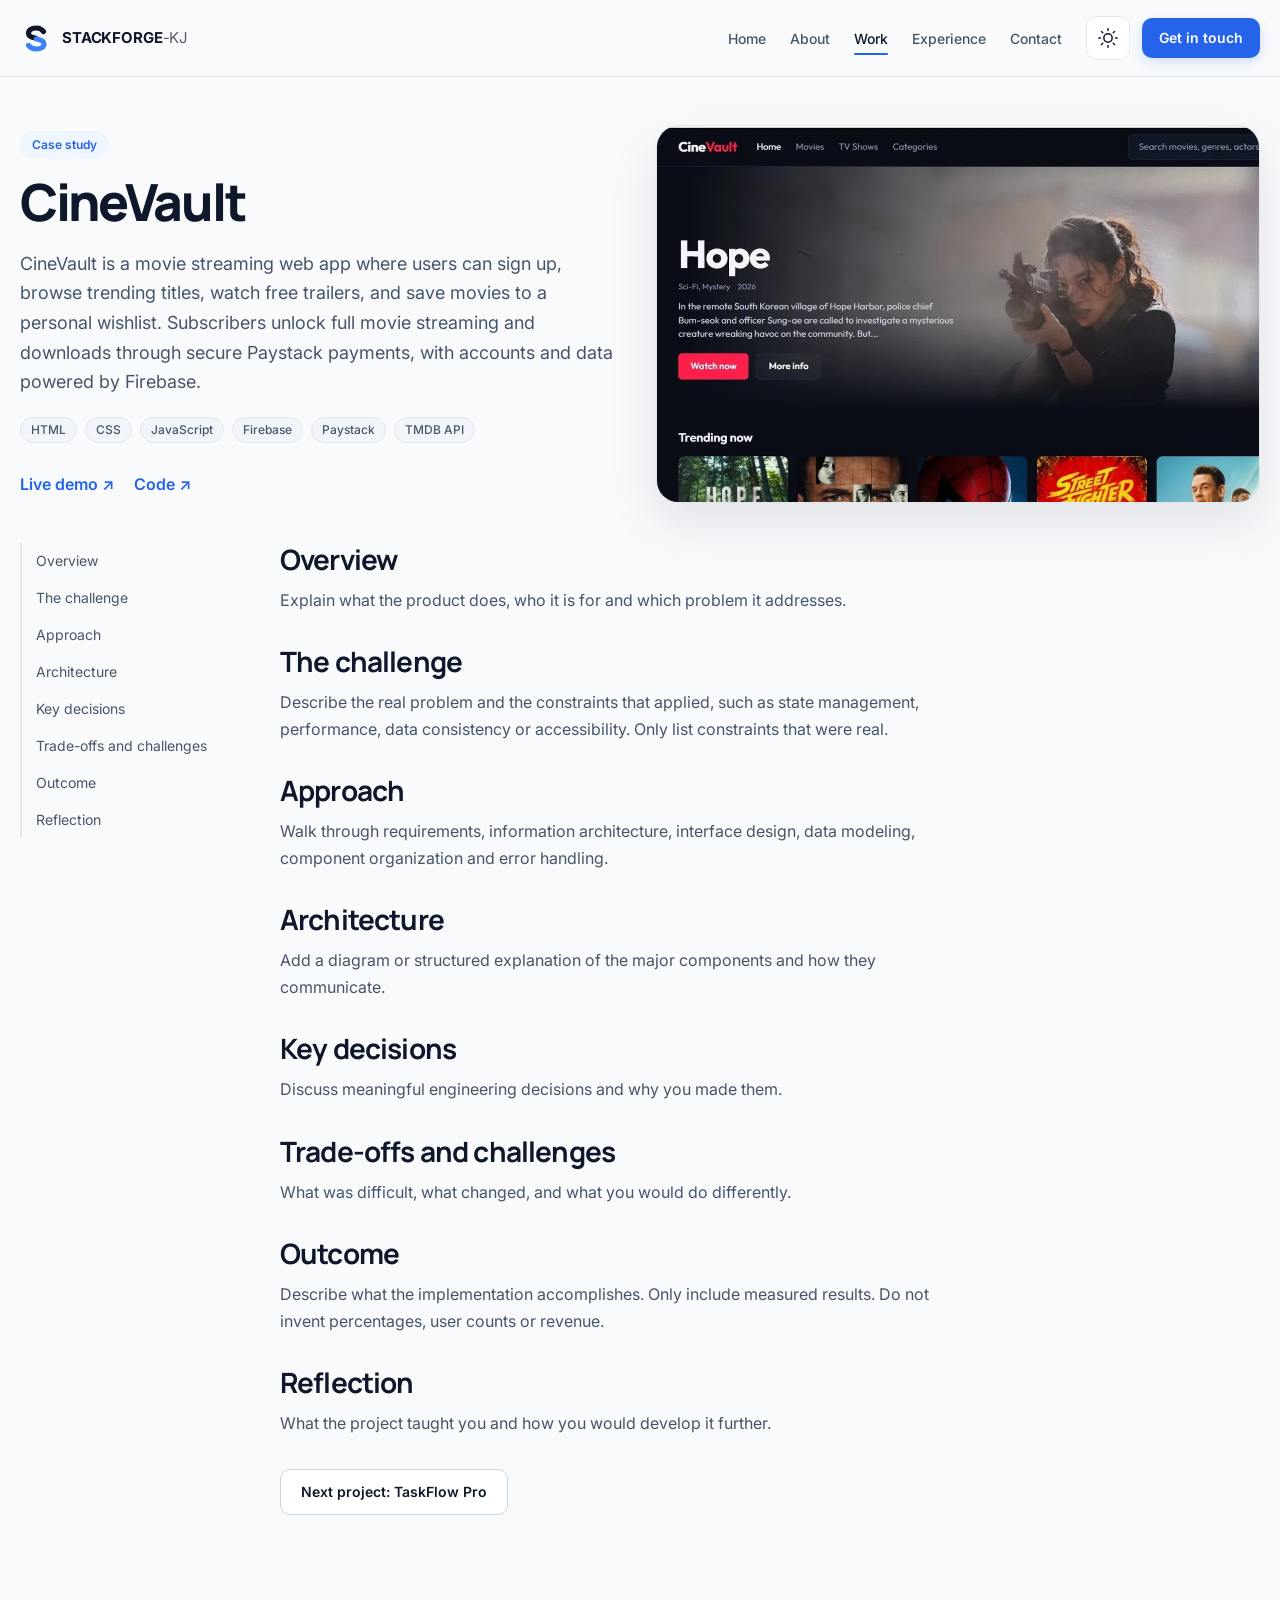
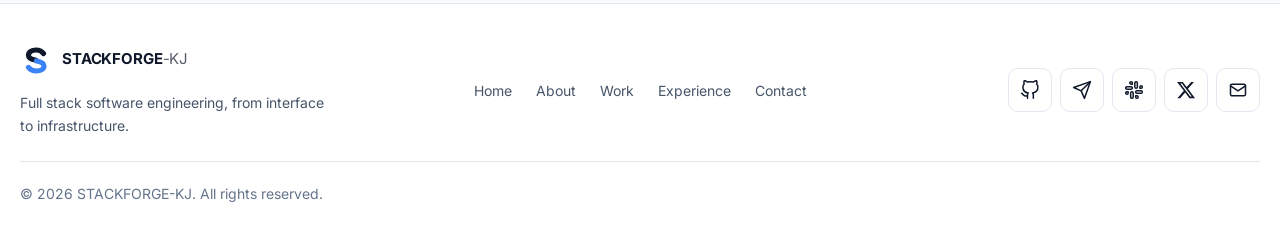
<file: stackforge-kj/case-study-detail.html>
<!DOCTYPE html>
<html lang="en">

<head>
    <meta charset="UTF-8">
    <meta name="viewport" content="width=device-width, initial-scale=1.0">
    <title>Case Study | STACKFORGE-KJ</title>
    <meta name="description"
        content="A detailed look at the problem, decisions and outcome behind a STACKFORGE-KJ project.">
    <meta name="robots" content="noindex">
    <link rel="icon" href="favicon.svg" type="image/svg+xml">
    <link rel="preconnect" href="https://fonts.googleapis.com">
    <link rel="preconnect" href="https://fonts.gstatic.com" crossorigin>
    <link rel="stylesheet"
        href="https://fonts.googleapis.com/css2?family=Inter:wght@400;500;600;700&family=Manrope:wght@700;800&family=JetBrains+Mono:wght@500&display=swap">
    <link rel="stylesheet" href="css/tokens.css">
    <link rel="stylesheet" href="css/base.css">
    <link rel="stylesheet" href="css/components.css">
    <link rel="stylesheet" href="css/pages.css">
    <script src="js/theme.js"></script>
    <script src="js/main.js" defer></script>
    <script src="js/navigation.js" defer></script>
    <script src="js/lazy.js" defer></script>
    <script src="js/projects.js" defer></script>
    <script src="js/socials.js" defer></script>

</head>

<body>
    <a class="skip-link" href="#main">Skip to content</a>
    <header class="site-header">
        <div class="container--wide site-header__inner">
            <a class="logo" href="index.html" aria-label="STACKFORGE-KJ home"><svg class="logo__mark"
                    viewBox="0 0 32 32" fill="none" stroke-width="5.2" stroke-linecap="round" stroke-linejoin="round"
                    aria-hidden="true">
                    <path class="logo__top"
                        d="M23.500 9.500C22 7.200 19.200 6 16 6c-4.200 0-7.500 2-7.500 5.200 0 3.600 4.200 4.300 7 4.900" />
                    <path class="logo__bottom"
                        d="M16.500 16.900c3.300.7 7.500 1.500 7.500 5C24 25 20.600 27 16.300 27c-3.300 0-6.200-1.200-7.800-3.600" />
                </svg><span>STACKFORGE<span class="logo__suffix">-KJ</span></span></a>
            <nav class="site-nav" id="site-nav" aria-label="Main navigation">
                <ul class="site-nav__list">
                    <li><a class="site-nav__link" href="index.html">Home</a></li>
                    <li><a class="site-nav__link" href="about.html">About</a></li>
                    <li><a class="site-nav__link" href="work.html" aria-current="page">Work</a></li>
                    <li><a class="site-nav__link" href="experience.html">Experience</a></li>
                    <li><a class="site-nav__link" href="contact.html">Contact</a></li>
                </ul><a class="btn btn--primary btn--sm btn--mobile" href="contact.html">Get in touch</a>
            </nav>
            <div class="site-header__actions">
                <button class="icon-btn theme-toggle" type="button" data-theme-toggle aria-label="Switch to dark theme"
                    aria-pressed="false"><svg class="icon-sun" viewBox="0 0 24 24" fill="none" stroke="currentColor"
                        stroke-width="1.8" stroke-linecap="round" stroke-linejoin="round" aria-hidden="true">
                        <circle cx="12" cy="12" r="5" />
                        <path
                            d="M12 1v2M12 21v2M4.22 4.22l1.42 1.42M18.36 18.36l1.42 1.42M1 12h2M21 12h2M4.22 19.78l1.42-1.42M18.36 5.64l1.42-1.42" />
                    </svg><svg class="icon-moon" viewBox="0 0 24 24" fill="none" stroke="currentColor"
                        stroke-width="1.8" stroke-linecap="round" stroke-linejoin="round" aria-hidden="true">
                        <path d="M21 12.79A9 9 0 1 1 11.21 3 7 7 0 0 0 21 12.79z" />
                    </svg></button>
                <a class="btn btn--primary btn--sm" href="contact.html">Get
                    in touch</a>
                <button class="icon-btn menu-btn" type="button" data-menu-toggle aria-expanded="false"
                    aria-controls="site-nav" aria-label="Open menu"><svg class="icon-open" viewBox="0 0 24 24"
                        fill="none" stroke="currentColor" stroke-width="1.8" stroke-linecap="round" aria-hidden="true">
                        <path d="M3 6h18M3 12h18M3 18h18" />
                    </svg><svg class="icon-close" style="display:none" viewBox="0 0 24 24" fill="none"
                        stroke="currentColor" stroke-width="1.8" stroke-linecap="round" aria-hidden="true">
                        <path d="M18 6 6 18M6 6l12 12" />
                    </svg></button>
            </div>
        </div>
    </header>
    <main id="main">
        <section class="page-top" data-case>
            <div class="container--wide case-hero">
                <div>
                    <p class="eyebrow">Case study</p>
                    <h1 data-case-title>Case study</h1>
                    <p class="hero__lead" data-case-summary></p>
                    <ul class="tags" data-case-tags></ul>
                    <div class="link-row" data-case-links></div>
                </div>
                <div class="media is-loaded case-hero__media" data-case-media></div>
            </div>
        </section>
        <section class="section section--tight">
            <div class="container--wide case-layout">
                <nav class="case-nav" aria-label="Case study sections">
                    <ul>
                        <li><a href="#overview">Overview</a></li>
                        <li><a href="#challenge">The
                                challenge</a></li>
                        <li><a href="#approach">Approach</a></li>
                        <li><a href="#architecture">Architecture</a></li>
                        <li><a href="#decisions">Key
                                decisions</a></li>
                        <li><a href="#tradeoffs">Trade-offs and
                                challenges</a></li>
                        <li><a href="#outcome">Outcome</a></li>
                        <li><a href="#reflection">Reflection</a></li>
                    </ul>
                </nav>
                <div class="case-body">
                    <section id="overview" class="case-sec">
                        <h2>Overview</h2>
                        <p>Explain what
                            the product does, who it is for and which
                            problem it addresses.</p>
                    </section>
                    <section id="challenge" class="case-sec">
                        <h2>The
                            challenge</h2>
                        <p>Describe the real problem and
                            the constraints that applied, such as state
                            management, performance, data consistency or
                            accessibility. Only list constraints that were
                            real.</p>
                    </section>
                    <section id="approach" class="case-sec">
                        <h2>Approach</h2>
                        <p>Walk through
                            requirements, information architecture,
                            interface design, data modeling, component
                            organization and error
                            handling.</p>
                    </section>
                    <section id="architecture" class="case-sec">
                        <h2>Architecture</h2>
                        <p>Add a
                            diagram or structured explanation of the major
                            components and how they
                            communicate.</p>
                    </section>
                    <section id="decisions" class="case-sec">
                        <h2>Key
                            decisions</h2>
                        <p>Discuss meaningful engineering
                            decisions and why you made
                            them.</p>
                    </section>
                    <section id="tradeoffs" class="case-sec">
                        <h2>Trade-offs and
                            challenges</h2>
                        <p>What was difficult, what
                            changed, and what you would do
                            differently.</p>
                    </section>
                    <section id="outcome" class="case-sec">
                        <h2>Outcome</h2>
                        <p>Describe what
                            the implementation accomplishes. Only include
                            measured results. Do not invent percentages,
                            user counts or revenue.</p>
                    </section>
                    <section id="reflection" class="case-sec">
                        <h2>Reflection</h2>
                        <p>What the
                            project taught you and how you would develop it
                            further.</p>
                    </section><a class="btn btn--secondary" data-case-next href="work.html">Next
                        project</a>
                </div>
            </div>
        </section>
    </main>
    <footer class="site-footer">
        <div class="container--wide">
            <div class="site-footer__row">
                <div class="site-footer__brand"><a class="logo" href="index.html" aria-label="STACKFORGE-KJ home"><svg
                            class="logo__mark" viewBox="0 0 32 32" fill="none" stroke-width="5.2" stroke-linecap="round"
                            stroke-linejoin="round" aria-hidden="true">
                            <path class="logo__top"
                                d="M23.500 9.500C22 7.200 19.200 6 16 6c-4.200 0-7.500 2-7.500 5.200 0 3.600 4.200 4.300 7 4.900" />
                            <path class="logo__bottom"
                                d="M16.500 16.900c3.300.7 7.500 1.500 7.500 5C24 25 20.600 27 16.300 27c-3.300 0-6.200-1.200-7.800-3.600" />
                        </svg><span>STACKFORGE<span class="logo__suffix">-KJ</span></span></a>
                    <p>Full
                        stack software engineering, from interface to
                        infrastructure.</p>
                </div>
                <nav aria-label="Footer navigation">
                    <ul class="site-footer__nav">
                        <li><a href="index.html">Home</a></li>
                        <li><a href="about.html">About</a></li>
                        <li><a href="work.html">Work</a></li>
                        <li><a href="experience.html">Experience</a></li>
                        <li><a href="contact.html">Contact</a></li>
                    </ul>
                </nav>
                <ul class="site-footer__social">
                    <li><a class="icon-btn" href="https://github.com/Stackforge-KJ" target="_blank"
                            rel="noopener noreferrer" aria-label="GitHub profile (opens in a new tab)"><svg
                                viewBox="0 0 24 24" width="20" height="20" fill="none" stroke="currentColor"
                                stroke-width="1.8" stroke-linecap="round" stroke-linejoin="round" aria-hidden="true">
                                <path
                                    d="M9 19c-5 1.500-5-2.500-7-3m14 6v-3.870a3.370 3.370 0 0 0-.940-2.610c3.140-.350 6.440-1.540 6.440-7A5.440 5.440 0 0 0 20 4.770 5.070 5.070 0 0 0 19.910 1S18.730.650 16 2.480a13.380 13.380 0 0 0-7 0C6.270.650 5.090 1 5.090 1A5.070 5.070 0 0 0 5 4.770a5.440 5.440 0 0 0-1.500 3.780c0 5.420 3.300 6.610 6.440 7A3.370 3.370 0 0 0 9 18.130V22" />
                            </svg></a></li>
                    <li><a class="icon-btn" href="mailto:consultkingss@gmail.com" aria-label="Email"><svg
                                viewBox="0 0 24 24" width="20" height="20" fill="none" stroke="currentColor"
                                stroke-width="1.8" stroke-linecap="round" stroke-linejoin="round" aria-hidden="true">
                                <rect x="3" y="5" width="18" height="14" rx="2" />
                                <path d="M3 7l9 6 9-6" />
                            </svg></a></li>
                </ul>
            </div>
            <p class="site-footer__copy">&copy; <span data-year>2026</span>
                STACKFORGE-KJ. All rights reserved.</p>
        </div>
    </footer>
</body>

</html>
</file>
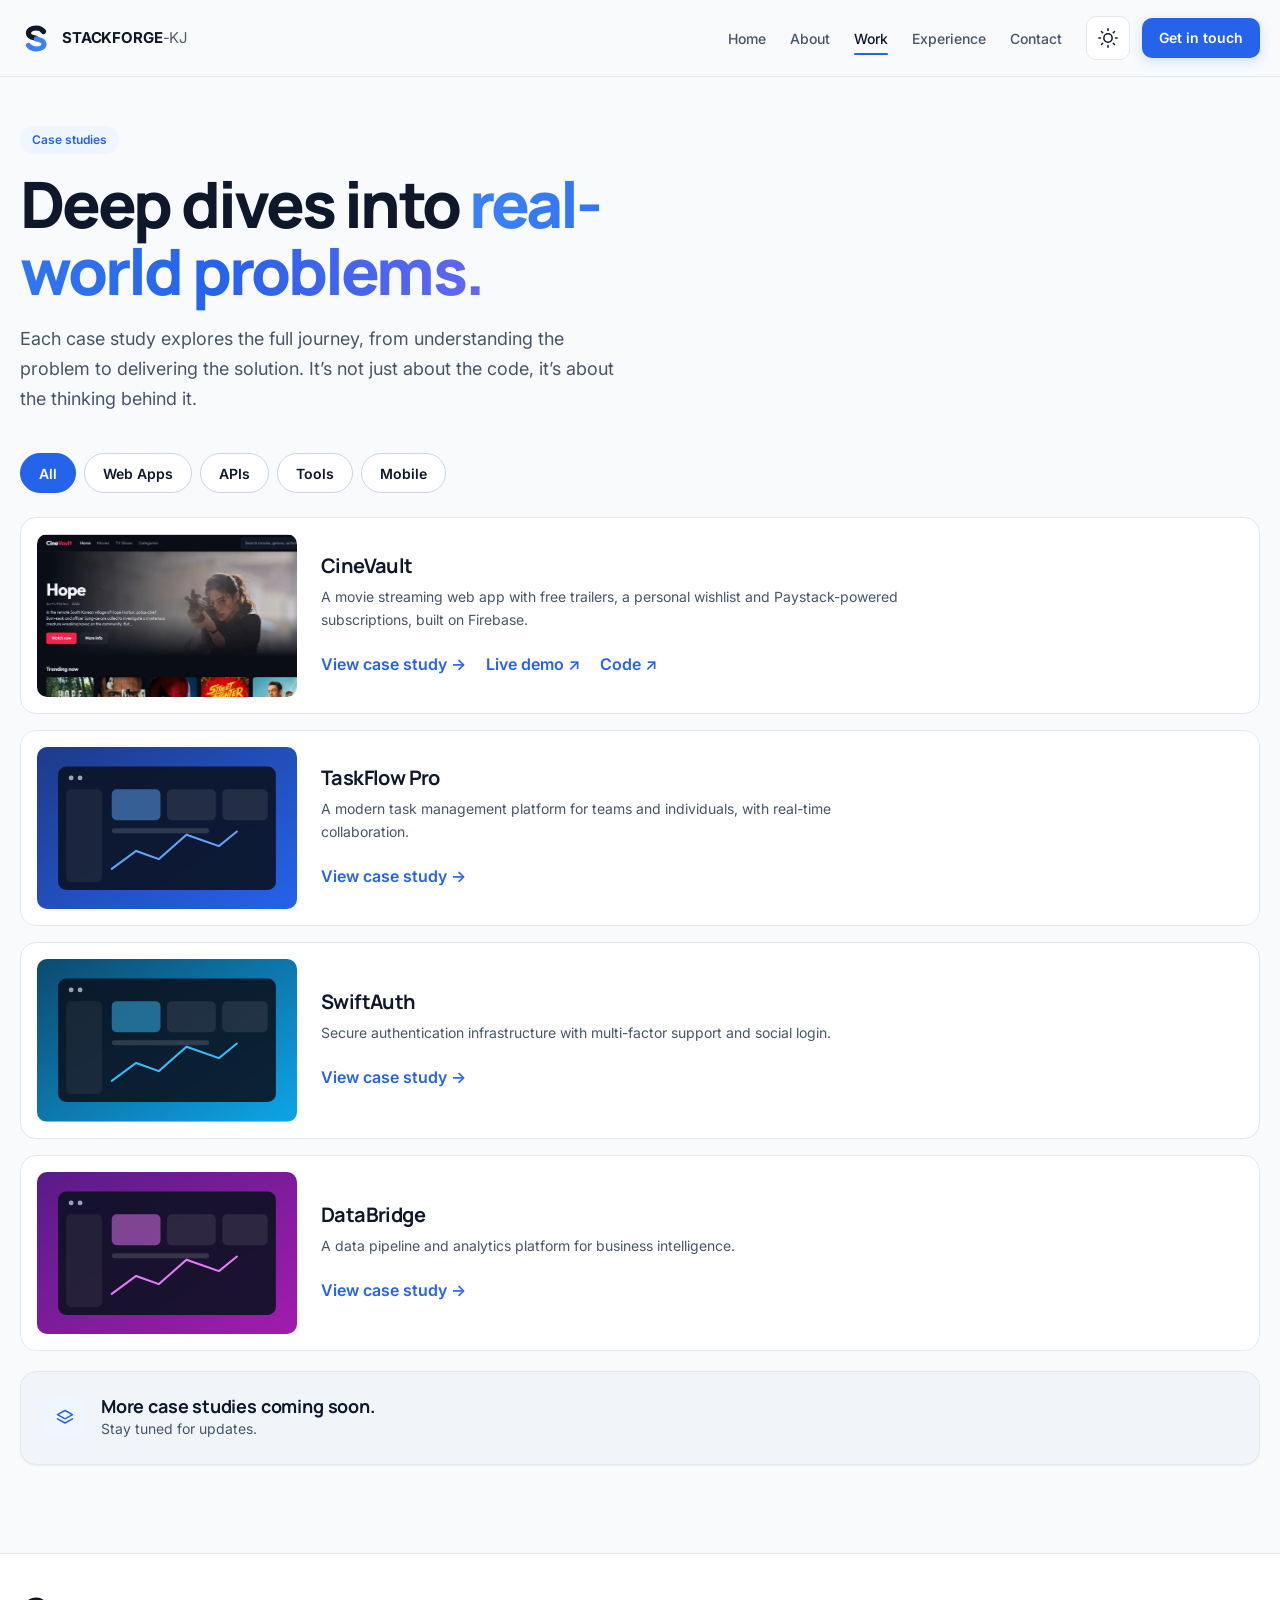
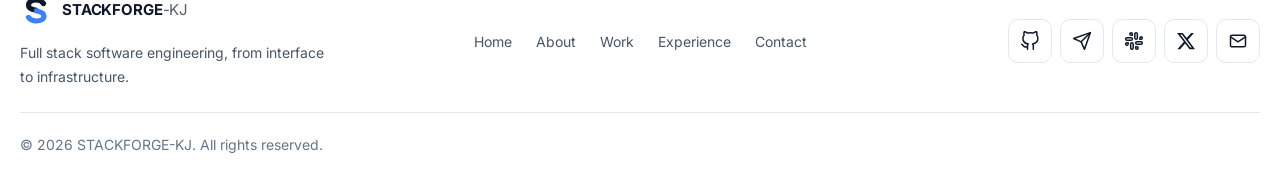
<file: stackforge-kj/case-study.html>
<!DOCTYPE html>
<html lang="en">
    <head>
        <meta charset="UTF-8">
        <meta name="viewport" content="width=device-width, initial-scale=1.0">
        <title>Case Studies | STACKFORGE-KJ</title>
        <meta name="description"
            content="Deep dives into the problems, decisions and outcomes behind STACKFORGE-KJ projects.">
        <link rel="icon" href="favicon.svg" type="image/svg+xml">
        <link rel="preconnect" href="https://fonts.googleapis.com">
        <link rel="preconnect" href="https://fonts.gstatic.com" crossorigin>
        <link rel="stylesheet"
            href="https://fonts.googleapis.com/css2?family=Inter:wght@400;500;600;700&family=Manrope:wght@700;800&family=JetBrains+Mono:wght@500&display=swap">
        <link rel="stylesheet" href="css/tokens.css">
        <link rel="stylesheet" href="css/base.css">
        <link rel="stylesheet" href="css/components.css">
        <link rel="stylesheet" href="css/pages.css">
        <script src="js/theme.js"></script>
        <script src="js/main.js" defer></script>
        <script src="js/navigation.js" defer></script>
        <script src="js/lazy.js" defer></script>
        <script src="js/projects.js" defer></script>
        <script src="js/filters.js" defer></script>
        <script src="js/socials.js" defer></script>

    </head>
    <body>
        <a class="skip-link" href="#main">Skip to content</a>
        <header class="site-header"><div
                class="container--wide site-header__inner">
                <a class="logo" href="index.html"
                    aria-label="STACKFORGE-KJ home"><svg class="logo__mark"
                        viewBox="0 0 32 32" fill="none" stroke-width="5.2"
                        stroke-linecap="round" stroke-linejoin="round"
                        aria-hidden="true"><path class="logo__top"
                            d="M23.500 9.500C22 7.200 19.200 6 16 6c-4.200 0-7.500 2-7.500 5.200 0 3.600 4.200 4.300 7 4.900" /><path
                            class="logo__bottom"
                            d="M16.500 16.900c3.300.7 7.500 1.500 7.500 5C24 25 20.600 27 16.300 27c-3.300 0-6.200-1.200-7.800-3.600" /></svg><span>STACKFORGE<span
                            class="logo__suffix">-KJ</span></span></a>
                <nav class="site-nav" id="site-nav"
                    aria-label="Main navigation"><ul
                        class="site-nav__list"><li><a class="site-nav__link"
                                href="index.html">Home</a></li><li><a
                                class="site-nav__link"
                                href="about.html">About</a></li><li><a
                                class="site-nav__link" href="work.html"
                                aria-current="page">Work</a></li><li><a
                                class="site-nav__link"
                                href="experience.html">Experience</a></li><li><a
                                class="site-nav__link"
                                href="contact.html">Contact</a></li></ul><a
                        class="btn btn--primary btn--sm btn--mobile"
                        href="contact.html">Get in touch</a></nav>
                <div class="site-header__actions">
                    <button class="icon-btn theme-toggle" type="button"
                        data-theme-toggle aria-label="Switch to dark theme"
                        aria-pressed="false"><svg class="icon-sun"
                            viewBox="0 0 24 24" fill="none"
                            stroke="currentColor" stroke-width="1.8"
                            stroke-linecap="round" stroke-linejoin="round"
                            aria-hidden="true"><circle cx="12" cy="12"
                                r="5" /><path
                                d="M12 1v2M12 21v2M4.22 4.22l1.42 1.42M18.36 18.36l1.42 1.42M1 12h2M21 12h2M4.22 19.78l1.42-1.42M18.36 5.64l1.42-1.42" /></svg><svg
                            class="icon-moon" viewBox="0 0 24 24" fill="none"
                            stroke="currentColor" stroke-width="1.8"
                            stroke-linecap="round" stroke-linejoin="round"
                            aria-hidden="true"><path
                                d="M21 12.79A9 9 0 1 1 11.21 3 7 7 0 0 0 21 12.79z" /></svg></button>
                    <a class="btn btn--primary btn--sm" href="contact.html">Get
                        in touch</a>
                    <button class="icon-btn menu-btn" type="button"
                        data-menu-toggle aria-expanded="false"
                        aria-controls="site-nav" aria-label="Open menu"><svg
                            class="icon-open" viewBox="0 0 24 24" fill="none"
                            stroke="currentColor" stroke-width="1.8"
                            stroke-linecap="round" aria-hidden="true"><path
                                d="M3 6h18M3 12h18M3 18h18" /></svg><svg
                            class="icon-close" style="display:none"
                            viewBox="0 0 24 24" fill="none"
                            stroke="currentColor" stroke-width="1.8"
                            stroke-linecap="round" aria-hidden="true"><path
                                d="M18 6 6 18M6 6l12 12" /></svg></button>
                </div></div></header>
        <main id="main">
            <section class="page-top"><div class="container--wide"><p
                        class="eyebrow">Case studies</p><h1>Deep dives into
                        <span class="grad">real-world problems.</span></h1><p
                        class="hero__lead">Each case study explores the full
                        journey, from understanding the problem to delivering
                        the solution. It&rsquo;s not just about the code,
                        it&rsquo;s about the thinking behind
                        it.</p></div></section>
            <section class="section section--tight"
                aria-label="Case studies"><div class="container--wide">
                    <div class="filters" role="group"
                        aria-label="Filter case studies by category"
                        data-filters><button class="chip" type="button"
                            data-filter="all"
                            aria-pressed="true">All</button><button class="chip"
                            type="button" data-filter="Web Apps"
                            aria-pressed="false">Web Apps</button><button
                            class="chip" type="button" data-filter="APIs"
                            aria-pressed="false">APIs</button><button
                            class="chip" type="button" data-filter="Tools"
                            aria-pressed="false">Tools</button><button
                            class="chip" type="button" data-filter="Mobile Apps"
                            aria-pressed="false">Mobile</button></div>
                    <p class="sr-only" role="status" data-status></p>
                    <div class="case-list" data-projects
                        data-layout="rows"></div><noscript><p>Enable JavaScript
                            to see the case studies.</p></noscript>
                    <p class="empty" data-empty hidden>No case studies in this
                        category yet.</p>
                    <div class="card soon"><span class="icon-box"><svg
                                viewBox="0 0 24 24" width="20" height="20"
                                fill="none" stroke="currentColor"
                                stroke-width="1.8" stroke-linecap="round"
                                stroke-linejoin="round" aria-hidden="true"><path
                                    d="M12 3l9 5-9 5-9-5zM3 13l9 5 9-5" /></svg></span><div><h2>More
                                case studies coming soon.</h2><p>Stay tuned for
                                updates.</p></div></div></div></section>
        </main>
        <footer class="site-footer"><div class="container--wide"><div
                    class="site-footer__row"><div class="site-footer__brand"><a
                            class="logo" href="index.html"
                            aria-label="STACKFORGE-KJ home"><svg
                                class="logo__mark" viewBox="0 0 32 32"
                                fill="none" stroke-width="5.2"
                                stroke-linecap="round" stroke-linejoin="round"
                                aria-hidden="true"><path class="logo__top"
                                    d="M23.500 9.500C22 7.200 19.200 6 16 6c-4.200 0-7.500 2-7.500 5.200 0 3.600 4.200 4.300 7 4.900" /><path
                                    class="logo__bottom"
                                    d="M16.500 16.900c3.300.7 7.500 1.500 7.500 5C24 25 20.600 27 16.300 27c-3.300 0-6.200-1.200-7.800-3.600" /></svg><span>STACKFORGE<span
                                    class="logo__suffix">-KJ</span></span></a><p>Full
                            stack software engineering, from interface to
                            infrastructure.</p></div>
                    <nav aria-label="Footer navigation"><ul
                            class="site-footer__nav"><li><a
                                    href="index.html">Home</a></li><li><a
                                    href="about.html">About</a></li><li><a
                                    href="work.html">Work</a></li><li><a
                                    href="experience.html">Experience</a></li><li><a
                                    href="contact.html">Contact</a></li></ul></nav>
                    <ul class="site-footer__social"><li><a class="icon-btn"
                                href="https://github.com/Stackforge-KJ"
                                target="_blank" rel="noopener noreferrer"
                                aria-label="GitHub profile (opens in a new tab)"><svg
                                    viewBox="0 0 24 24" width="20" height="20"
                                    fill="none" stroke="currentColor"
                                    stroke-width="1.8" stroke-linecap="round"
                                    stroke-linejoin="round"
                                    aria-hidden="true"><path
                                        d="M9 19c-5 1.500-5-2.500-7-3m14 6v-3.870a3.370 3.370 0 0 0-.940-2.610c3.140-.350 6.440-1.540 6.440-7A5.440 5.440 0 0 0 20 4.770 5.070 5.070 0 0 0 19.910 1S18.730.650 16 2.480a13.380 13.380 0 0 0-7 0C6.270.650 5.090 1 5.090 1A5.070 5.070 0 0 0 5 4.770a5.440 5.440 0 0 0-1.500 3.780c0 5.420 3.300 6.610 6.440 7A3.370 3.370 0 0 0 9 18.130V22" /></svg></a></li><li><a
                                class="icon-btn"
                                href="mailto:consultkingss@gmail.com"
                                aria-label="Email"><svg viewBox="0 0 24 24"
                                    width="20" height="20" fill="none"
                                    stroke="currentColor" stroke-width="1.8"
                                    stroke-linecap="round"
                                    stroke-linejoin="round"
                                    aria-hidden="true"><rect x="3" y="5"
                                        width="18" height="14" rx="2" /><path
                                        d="M3 7l9 6 9-6" /></svg></a></li></ul></div>
                <p class="site-footer__copy">&copy; <span data-year>2026</span>
                    STACKFORGE-KJ. All rights reserved.</p></div></footer>
    </body>
</html>
</file>
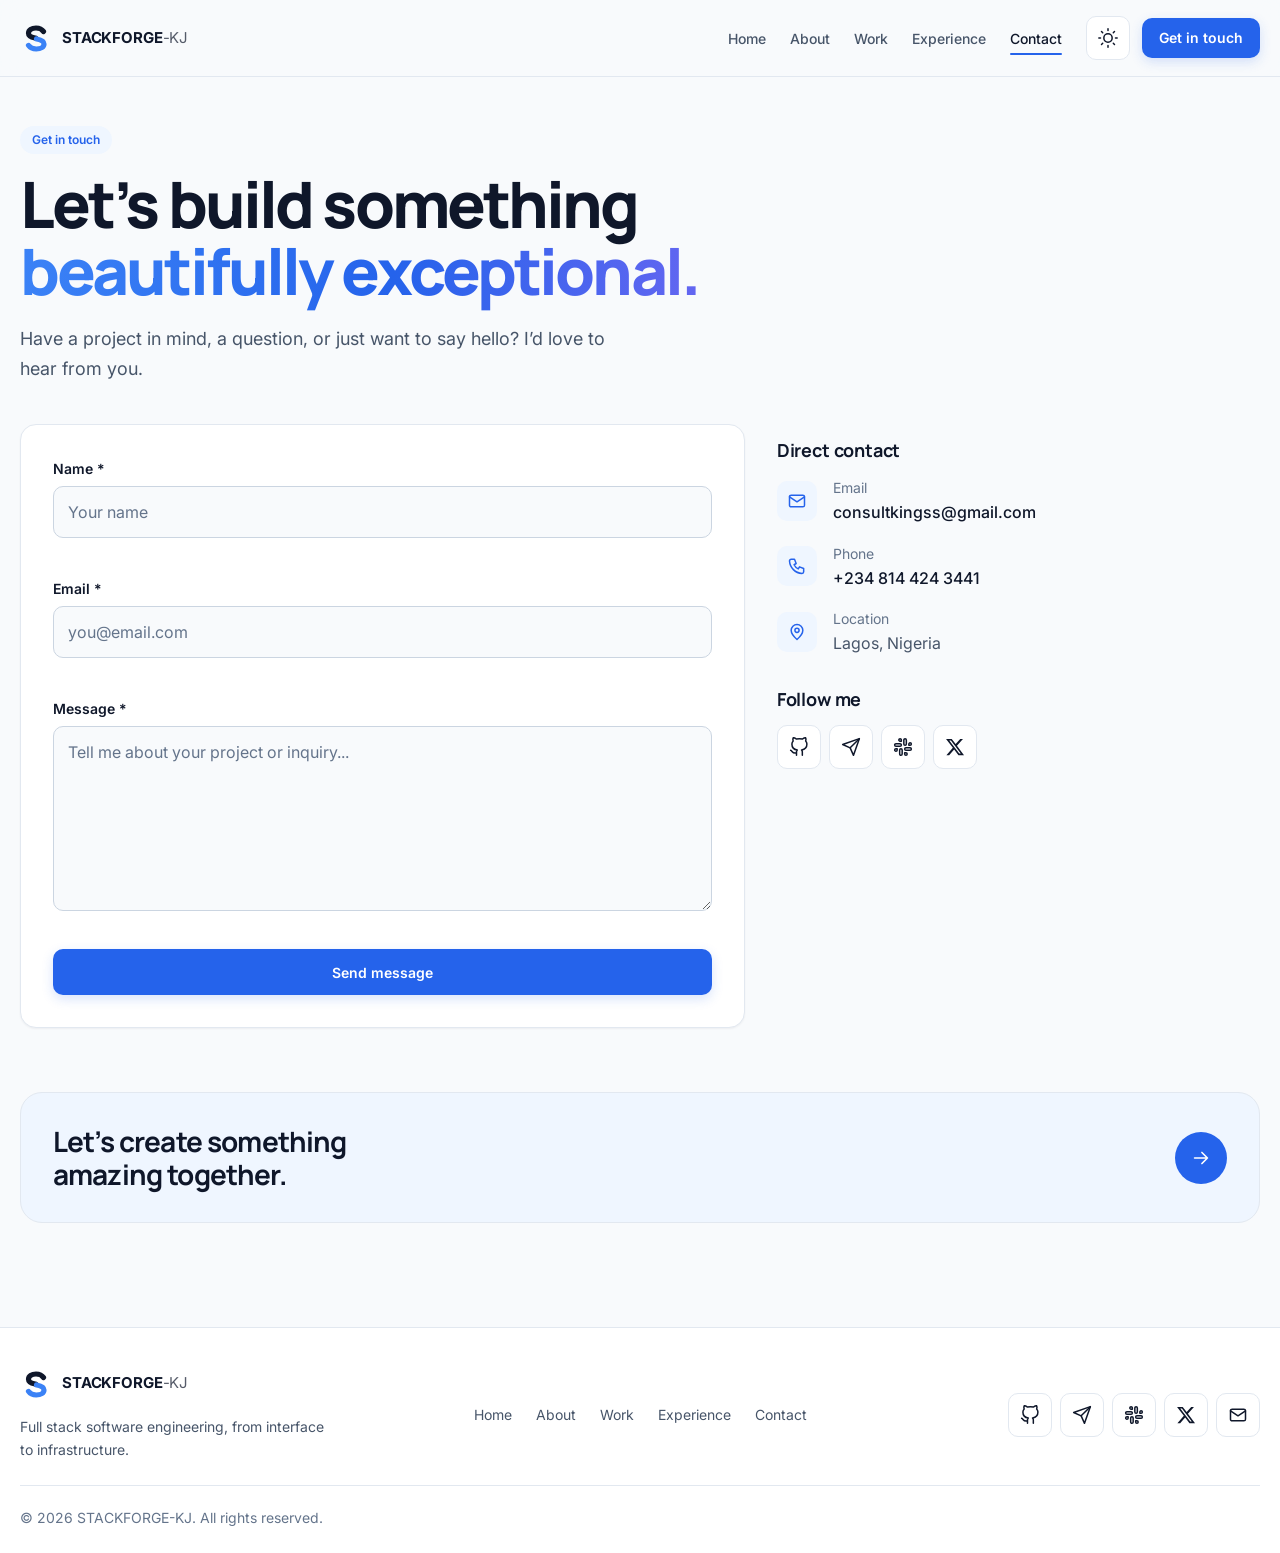
<file: stackforge-kj/contact.html>
<!DOCTYPE html>
<html lang="en">

<head>
    <meta charset="UTF-8">
    <meta name="viewport" content="width=device-width, initial-scale=1.0">
    <title>Contact | STACKFORGE-KJ</title>
    <meta name="description"
        content="Get in touch with STACKFORGE-KJ about a project, an idea or a technical challenge.">
    <link rel="icon" href="favicon.svg" type="image/svg+xml">
    <link rel="preconnect" href="https://fonts.googleapis.com">
    <link rel="preconnect" href="https://fonts.gstatic.com" crossorigin>
    <link rel="stylesheet"
        href="https://fonts.googleapis.com/css2?family=Inter:wght@400;500;600;700&family=Manrope:wght@700;800&family=JetBrains+Mono:wght@500&display=swap">
    <link rel="stylesheet" href="css/tokens.css">
    <link rel="stylesheet" href="css/base.css">
    <link rel="stylesheet" href="css/components.css">
    <link rel="stylesheet" href="css/pages.css">
    <script src="js/theme.js"></script>
    <script src="js/main.js" defer></script>
    <script src="js/navigation.js" defer></script>
    <script src="js/lazy.js" defer></script>
    <script src="js/socials.js" defer></script>
    <script src="js/contact-form.js" defer></script>
</head>

<body>
    <a class="skip-link" href="#main">Skip to content</a>
    <header class="site-header">
        <div class="container--wide site-header__inner">
            <a class="logo" href="index.html" aria-label="STACKFORGE-KJ home"><svg class="logo__mark"
                    viewBox="0 0 32 32" fill="none" stroke-width="5.2" stroke-linecap="round" stroke-linejoin="round"
                    aria-hidden="true">
                    <path class="logo__top"
                        d="M23.500 9.500C22 7.200 19.200 6 16 6c-4.200 0-7.500 2-7.500 5.200 0 3.600 4.200 4.300 7 4.900" />
                    <path class="logo__bottom"
                        d="M16.500 16.900c3.300.7 7.500 1.500 7.500 5C24 25 20.600 27 16.300 27c-3.300 0-6.200-1.200-7.800-3.600" />
                </svg><span>STACKFORGE<span class="logo__suffix">-KJ</span></span></a>
            <nav class="site-nav" id="site-nav" aria-label="Main navigation">
                <ul class="site-nav__list">
                    <li><a class="site-nav__link" href="index.html">Home</a></li>
                    <li><a class="site-nav__link" href="about.html">About</a></li>
                    <li><a class="site-nav__link" href="work.html">Work</a></li>
                    <li><a class="site-nav__link" href="experience.html">Experience</a></li>
                    <li><a class="site-nav__link" href="contact.html" aria-current="page">Contact</a></li>
                </ul><a class="btn btn--primary btn--sm btn--mobile" href="contact.html">Get in touch</a>
            </nav>
            <div class="site-header__actions">
                <button class="icon-btn theme-toggle" type="button" data-theme-toggle aria-label="Switch to dark theme"
                    aria-pressed="false"><svg class="icon-sun" viewBox="0 0 24 24" fill="none" stroke="currentColor"
                        stroke-width="1.8" stroke-linecap="round" stroke-linejoin="round" aria-hidden="true">
                        <circle cx="12" cy="12" r="5" />
                        <path
                            d="M12 1v2M12 21v2M4.22 4.22l1.42 1.42M18.36 18.36l1.42 1.42M1 12h2M21 12h2M4.22 19.78l1.42-1.42M18.36 5.64l1.42-1.42" />
                    </svg><svg class="icon-moon" viewBox="0 0 24 24" fill="none" stroke="currentColor"
                        stroke-width="1.8" stroke-linecap="round" stroke-linejoin="round" aria-hidden="true">
                        <path d="M21 12.79A9 9 0 1 1 11.21 3 7 7 0 0 0 21 12.79z" />
                    </svg></button>
                <a class="btn btn--primary btn--sm" href="contact.html">Get in touch</a>
                <button class="icon-btn menu-btn" type="button" data-menu-toggle aria-expanded="false"
                    aria-controls="site-nav" aria-label="Open menu"><svg class="icon-open" viewBox="0 0 24 24"
                        fill="none" stroke="currentColor" stroke-width="1.8" stroke-linecap="round" aria-hidden="true">
                        <path d="M3 6h18M3 12h18M3 18h18" />
                    </svg><svg class="icon-close" style="display:none" viewBox="0 0 24 24" fill="none"
                        stroke="currentColor" stroke-width="1.8" stroke-linecap="round" aria-hidden="true">
                        <path d="M18 6 6 18M6 6l12 12" />
                    </svg></button>
            </div>
        </div>
    </header>
    <main id="main">
        <section class="page-top">
            <div class="container--wide">
                <p class="eyebrow">Get in touch</p>
                <h1>Let&rsquo;s build something <span class="grad">beautifully exceptional.</span></h1>
                <p class="hero__lead">Have a project in mind, a question, or just want to say hello? I&rsquo;d love to
                    hear from you.</p>
            </div>
        </section>
        <section class="section section--tight">
            <div class="container--wide contact-grid">
                <form id="contact-form" class="card form" novalidate aria-labelledby="form-title">
                    <h2 id="form-title" class="sr-only">Send a message</h2>
                    <div class="field"><label for="name">Name <span aria-hidden="true">*</span></label><input id="name"
                            name="name" type="text" autocomplete="name" required maxlength="100" placeholder="Your name"
                            aria-describedby="name-error">
                        <p class="field__error" id="name-error"></p>
                    </div>
                    <div class="field"><label for="email">Email <span aria-hidden="true">*</span></label><input
                            id="email" name="email" type="email" autocomplete="email" required maxlength="254"
                            placeholder="you@email.com" aria-describedby="email-error">
                        <p class="field__error" id="email-error"></p>
                    </div>
                    <div class="field"><label for="message">Message <span aria-hidden="true">*</span></label><textarea
                            id="message" name="message" rows="6" required maxlength="2000"
                            placeholder="Tell me about your project or inquiry..."
                            aria-describedby="message-error"></textarea>
                        <p class="field__error" id="message-error"></p>
                    </div>
                    <input class="sr-only" type="checkbox" name="botcheck" tabindex="-1" autocomplete="off"
                        aria-hidden="true">
                    <button class="btn btn--primary btn--block" type="submit">Send message</button>
                    <p class="form-status" id="form-status" role="status" aria-live="polite" hidden></p>
                </form>
                <aside class="side">
                    <h2 class="side__title">Direct contact</h2>
                    <ul class="info-list">
                        <li><span class="icon-box"><svg viewBox="0 0 24 24" width="20" height="20" fill="none"
                                    stroke="currentColor" stroke-width="1.8" stroke-linecap="round"
                                    stroke-linejoin="round" aria-hidden="true">
                                    <rect x="3" y="5" width="18" height="14" rx="2" />
                                    <path d="M3 7l9 6 9-6" />
                                </svg></span>
                            <div><span class="muted">Email</span><a
                                    href="mailto:consultkingss@gmail.com">consultkingss@gmail.com</a></div>
                        </li>
                        <li><span class="icon-box"><svg viewBox="0 0 24 24" width="20" height="20" fill="none"
                                    stroke="currentColor" stroke-width="1.8" stroke-linecap="round"
                                    stroke-linejoin="round" aria-hidden="true">
                                    <path
                                        d="M5 4h4l2 5-2.500 1.500a11 11 0 0 0 5 5L15 13l5 2v4a2 2 0 0 1-2 2A16 16 0 0 1 3 6a2 2 0 0 1 2-2z" />
                                </svg></span>
                            <div><span class="muted">Phone</span><a href="tel:+2348144243441">+234 814 424 3441</a>
                            </div>
                        </li>
                        <li><span class="icon-box"><svg viewBox="0 0 24 24" width="20" height="20" fill="none"
                                    stroke="currentColor" stroke-width="1.8" stroke-linecap="round"
                                    stroke-linejoin="round" aria-hidden="true">
                                    <path d="M12 21s7-6 7-11a7 7 0 0 0-14 0c0 5 7 11 7 11z" />
                                    <circle cx="12" cy="10" r="2.500" />
                                </svg></span>
                            <div><span class="muted">Location</span><span>Lagos, Nigeria</span></div>
                        </li>
                    </ul>
                    <h2 class="side__title">Follow me</h2>
                    <ul class="social">
                        <li><a class="icon-btn" href="https://github.com/Stackforge-KJ" data-social="github"
                                target="_blank" rel="noopener noreferrer" aria-label="GitHub (opens in a new tab)"><svg
                                    viewBox="0 0 24 24" width="20" height="20" fill="none" stroke="currentColor"
                                    stroke-width="1.8" stroke-linecap="round" stroke-linejoin="round"
                                    aria-hidden="true">
                                    <path
                                        d="M9 19c-5 1.500-5-2.500-7-3m14 6v-3.870a3.370 3.370 0 0 0-.940-2.610c3.140-.350 6.440-1.540 6.440-7A5.440 5.440 0 0 0 20 4.770 5.070 5.070 0 0 0 19.910 1S18.730.650 16 2.480a13.380 13.380 0 0 0-7 0C6.270.650 5.090 1 5.090 1A5.070 5.070 0 0 0 5 4.770a5.440 5.440 0 0 0-1.500 3.780c0 5.420 3.300 6.610 6.440 7A3.370 3.370 0 0 0 9 18.130V22" />
                                </svg></a></li>
                        <li><a class="icon-btn" href="https://t.me/@wwwNuel" data-social="telegram" target="_blank"
                                rel="noopener noreferrer" aria-label="Telegram (opens in a new tab)"><svg
                                    viewBox="0 0 24 24" width="20" height="20" fill="none" stroke="currentColor"
                                    stroke-width="1.8" stroke-linecap="round" stroke-linejoin="round"
                                    aria-hidden="true">
                                    <path d="M22 2L11 13" />
                                    <path d="M22 2L15 22l-4-9-9-4 20-7z" />
                                </svg></a></li>
                        <li><a class="icon-btn" href="https://YOUR_WORKSPACE.slack.com" data-social="slack"
                                target="_blank" rel="noopener noreferrer" aria-label="Slack (opens in a new tab)"><svg
                                    viewBox="0 0 24 24" width="20" height="20" fill="none" stroke="currentColor"
                                    stroke-width="1.8" stroke-linecap="round" stroke-linejoin="round"
                                    aria-hidden="true">
                                    <path
                                        d="M14.500 10c-.830 0-1.500-.670-1.500-1.500v-5c0-.830.670-1.500 1.500-1.500s1.500.670 1.500 1.500v5c0 .830-.670 1.500-1.500 1.500z" />
                                    <path
                                        d="M20.500 10H19V8.500c0-.830.670-1.500 1.500-1.500s1.500.670 1.500 1.500-.670 1.500-1.500 1.500z" />
                                    <path
                                        d="M9.500 14c.830 0 1.500.670 1.500 1.500v5c0 .830-.670 1.500-1.500 1.500S8 21.330 8 20.500v-5c0-.830.670-1.500 1.500-1.500z" />
                                    <path
                                        d="M3.500 14H5v1.500c0 .830-.670 1.500-1.500 1.500S2 16.330 2 15.500 2.670 14 3.500 14z" />
                                    <path
                                        d="M14 14.500c0-.830.670-1.500 1.500-1.500h5c.830 0 1.500.670 1.500 1.500s-.670 1.500-1.500 1.500h-5c-.830 0-1.500-.670-1.500-1.500z" />
                                    <path
                                        d="M15.500 19H14v1.500c0 .830.670 1.500 1.500 1.500s1.500-.670 1.500-1.500-.670-1.500-1.500-1.500z" />
                                    <path
                                        d="M10 9.500C10 8.670 9.330 8 8.500 8h-5C2.670 8 2 8.670 2 9.500S2.670 11 3.500 11h5c.830 0 1.500-.670 1.500-1.500z" />
                                    <path
                                        d="M8.500 5H10V3.500C10 2.670 9.330 2 8.500 2S7 2.670 7 3.500 7.670 5 8.500 5z" />
                                </svg></a></li>
                        <li><a class="icon-btn" href="https://x.com/YOUR_USERNAME" data-social="x" target="_blank"
                                rel="noopener noreferrer" aria-label="X (opens in a new tab)"><svg viewBox="0 0 24 24"
                                    width="20" height="20" fill="currentColor" aria-hidden="true">
                                    <path
                                        d="M18.244 2.250h3.308l-7.227 8.260 8.502 11.240H16.170l-5.214-6.817L4.990 21.750H1.680l7.730-8.835L1.254 2.250H8.080l4.713 6.231zm-1.161 17.520h1.833L7.084 4.126H5.117z" />
                                </svg></a></li>
                    </ul>
                </aside>
            </div>
        </section>
        <section class="section" aria-label="Call to action">
            <div class="container--wide">
                <div class="cta-strip">
                    <div>
                        <h2>Let&rsquo;s create something amazing together.</h2>
                    </div><a class="circle-btn" href="work.html" aria-label="View my work"><svg viewBox="0 0 24 24"
                            width="22" height="22" fill="none" stroke="currentColor" stroke-width="1.8"
                            stroke-linecap="round" stroke-linejoin="round" aria-hidden="true">
                            <path d="M5 12h14M13 6l6 6-6 6" />
                        </svg></a>
                </div>
            </div>
        </section>
    </main>
    <footer class="site-footer">
        <div class="container--wide">
            <div class="site-footer__row">
                <div class="site-footer__brand"><a class="logo" href="index.html" aria-label="STACKFORGE-KJ home"><svg
                            class="logo__mark" viewBox="0 0 32 32" fill="none" stroke-width="5.2" stroke-linecap="round"
                            stroke-linejoin="round" aria-hidden="true">
                            <path class="logo__top"
                                d="M23.500 9.500C22 7.200 19.200 6 16 6c-4.200 0-7.500 2-7.500 5.200 0 3.600 4.200 4.300 7 4.900" />
                            <path class="logo__bottom"
                                d="M16.500 16.900c3.300.7 7.500 1.500 7.500 5C24 25 20.600 27 16.300 27c-3.300 0-6.200-1.200-7.800-3.600" />
                        </svg><span>STACKFORGE<span class="logo__suffix">-KJ</span></span></a>
                    <p>Full stack software engineering, from interface to infrastructure.</p>
                </div>
                <nav aria-label="Footer navigation">
                    <ul class="site-footer__nav">
                        <li><a href="index.html">Home</a></li>
                        <li><a href="about.html">About</a></li>
                        <li><a href="work.html">Work</a></li>
                        <li><a href="experience.html">Experience</a></li>
                        <li><a href="contact.html">Contact</a></li>
                    </ul>
                </nav>
                <ul class="site-footer__social">
                    <li><a class="icon-btn" href="https://github.com/Stackforge-KJ" data-social="github" target="_blank"
                            rel="noopener noreferrer" aria-label="GitHub (opens in a new tab)"><svg viewBox="0 0 24 24"
                                width="20" height="20" fill="none" stroke="currentColor" stroke-width="1.8"
                                stroke-linecap="round" stroke-linejoin="round" aria-hidden="true">
                                <path
                                    d="M9 19c-5 1.500-5-2.500-7-3m14 6v-3.870a3.370 3.370 0 0 0-.940-2.610c3.140-.350 6.440-1.540 6.440-7A5.440 5.440 0 0 0 20 4.770 5.070 5.070 0 0 0 19.910 1S18.730.650 16 2.480a13.380 13.380 0 0 0-7 0C6.270.650 5.090 1 5.090 1A5.070 5.070 0 0 0 5 4.770a5.440 5.440 0 0 0-1.500 3.780c0 5.420 3.300 6.610 6.440 7A3.370 3.370 0 0 0 9 18.130V22" />
                            </svg></a></li>
                    <li><a class="icon-btn" href="https://t.me/@wwwNuel" data-social="telegram" target="_blank"
                            rel="noopener noreferrer" aria-label="Telegram (opens in a new tab)"><svg
                                viewBox="0 0 24 24" width="20" height="20" fill="none" stroke="currentColor"
                                stroke-width="1.8" stroke-linecap="round" stroke-linejoin="round" aria-hidden="true">
                                <path d="M22 2L11 13" />
                                <path d="M22 2L15 22l-4-9-9-4 20-7z" />
                            </svg></a></li>
                    <li><a class="icon-btn" href="https://YOUR_WORKSPACE.slack.com" data-social="slack" target="_blank"
                            rel="noopener noreferrer" aria-label="Slack (opens in a new tab)"><svg viewBox="0 0 24 24"
                                width="20" height="20" fill="none" stroke="currentColor" stroke-width="1.8"
                                stroke-linecap="round" stroke-linejoin="round" aria-hidden="true">
                                <path
                                    d="M14.500 10c-.830 0-1.500-.670-1.500-1.500v-5c0-.830.670-1.500 1.500-1.500s1.500.670 1.500 1.500v5c0 .830-.670 1.500-1.500 1.500z" />
                                <path
                                    d="M20.500 10H19V8.500c0-.830.670-1.500 1.500-1.500s1.500.670 1.500 1.500-.670 1.500-1.500 1.500z" />
                                <path
                                    d="M9.500 14c.830 0 1.500.670 1.500 1.500v5c0 .830-.670 1.500-1.500 1.500S8 21.330 8 20.500v-5c0-.830.670-1.500 1.500-1.500z" />
                                <path
                                    d="M3.500 14H5v1.500c0 .830-.670 1.500-1.500 1.500S2 16.330 2 15.500 2.670 14 3.500 14z" />
                                <path
                                    d="M14 14.500c0-.830.670-1.500 1.500-1.500h5c.830 0 1.500.670 1.500 1.500s-.670 1.500-1.500 1.500h-5c-.830 0-1.500-.670-1.500-1.500z" />
                                <path
                                    d="M15.500 19H14v1.500c0 .830.670 1.500 1.500 1.500s1.500-.670 1.500-1.500-.670-1.500-1.500-1.500z" />
                                <path
                                    d="M10 9.500C10 8.670 9.330 8 8.500 8h-5C2.670 8 2 8.670 2 9.500S2.670 11 3.500 11h5c.830 0 1.500-.670 1.500-1.500z" />
                                <path d="M8.500 5H10V3.500C10 2.670 9.330 2 8.500 2S7 2.670 7 3.500 7.670 5 8.500 5z" />
                            </svg></a></li>
                    <li><a class="icon-btn" href="https://x.com/YOUR_USERNAME" data-social="x" target="_blank"
                            rel="noopener noreferrer" aria-label="X (opens in a new tab)"><svg viewBox="0 0 24 24"
                                width="20" height="20" fill="currentColor" aria-hidden="true">
                                <path
                                    d="M18.244 2.250h3.308l-7.227 8.260 8.502 11.240H16.170l-5.214-6.817L4.990 21.750H1.680l7.730-8.835L1.254 2.250H8.080l4.713 6.231zm-1.161 17.520h1.833L7.084 4.126H5.117z" />
                            </svg></a></li>
                    <li><a class="icon-btn" href="mailto:consultkingss@gmail.com" aria-label="Email"><svg
                                viewBox="0 0 24 24" width="20" height="20" fill="none" stroke="currentColor"
                                stroke-width="1.8" stroke-linecap="round" stroke-linejoin="round" aria-hidden="true">
                                <rect x="3" y="5" width="18" height="14" rx="2" />
                                <path d="M3 7l9 6 9-6" />
                            </svg></a></li>
                </ul>
            </div>
            <p class="site-footer__copy">&copy; <span data-year>2026</span> STACKFORGE-KJ. All rights reserved.</p>
        </div>
    </footer>
</body>

</html>
</file>
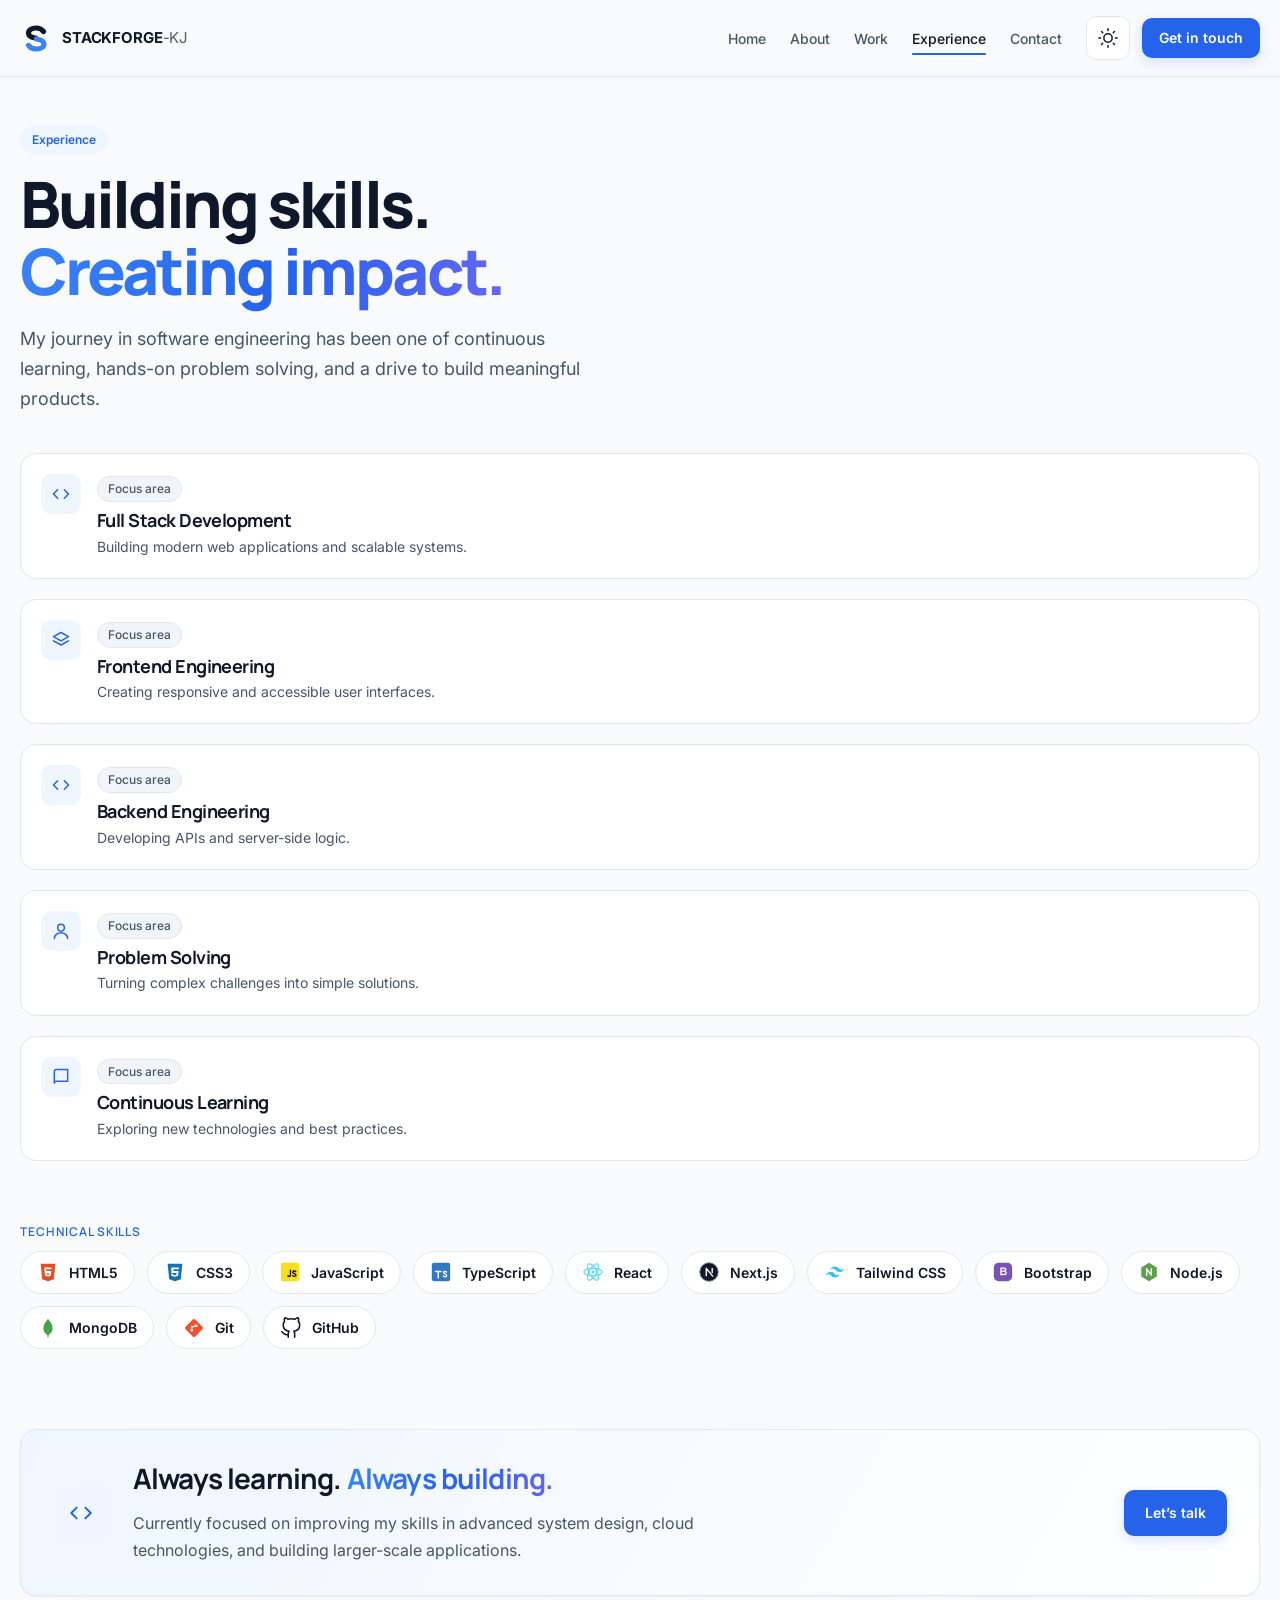
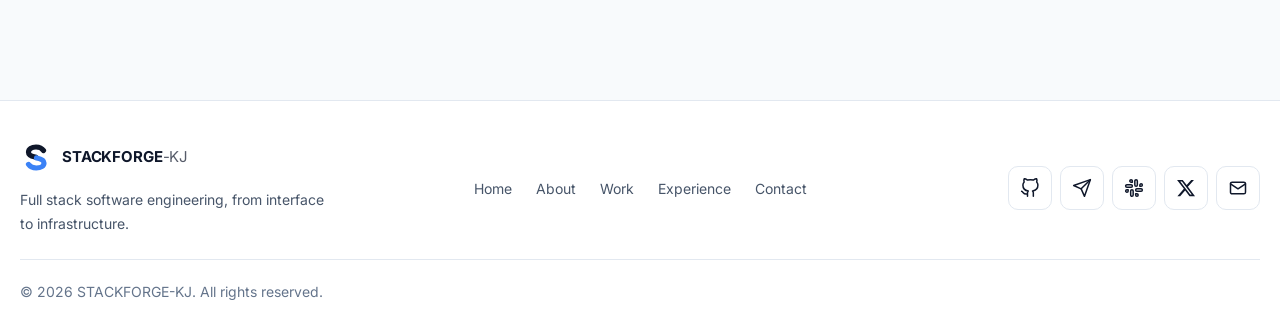
<file: stackforge-kj/experience.html>
<!DOCTYPE html>
<html lang="en">
<head>
<meta charset="UTF-8">
<meta name="viewport" content="width=device-width, initial-scale=1.0">
<title>Experience | STACKFORGE-KJ</title>
<meta name="description" content="The technical journey, skills and current focus of STACKFORGE-KJ.">
<link rel="icon" href="favicon.svg" type="image/svg+xml">
<link rel="preconnect" href="https://fonts.googleapis.com">
<link rel="preconnect" href="https://fonts.gstatic.com" crossorigin>
<link rel="stylesheet" href="https://fonts.googleapis.com/css2?family=Inter:wght@400;500;600;700&family=Manrope:wght@700;800&family=JetBrains+Mono:wght@500&display=swap">
<link rel="stylesheet" href="css/tokens.css">
<link rel="stylesheet" href="css/base.css">
<link rel="stylesheet" href="css/components.css">
<link rel="stylesheet" href="css/pages.css">
<script src="js/theme.js"></script>
<script src="js/main.js" defer></script>
<script src="js/navigation.js" defer></script>
<script src="js/lazy.js" defer></script>
<script src="js/socials.js" defer></script>

</head>
<body>
<a class="skip-link" href="#main">Skip to content</a>
<header class="site-header"><div class="container--wide site-header__inner">
<a class="logo" href="index.html" aria-label="STACKFORGE-KJ home"><svg class="logo__mark" viewBox="0 0 32 32" fill="none" stroke-width="5.2" stroke-linecap="round" stroke-linejoin="round" aria-hidden="true"><path class="logo__top" d="M23.500 9.500C22 7.200 19.200 6 16 6c-4.200 0-7.500 2-7.500 5.200 0 3.600 4.200 4.300 7 4.900"/><path class="logo__bottom" d="M16.500 16.900c3.300.7 7.500 1.500 7.500 5C24 25 20.600 27 16.300 27c-3.300 0-6.200-1.200-7.800-3.600"/></svg><span>STACKFORGE<span class="logo__suffix">-KJ</span></span></a>
<nav class="site-nav" id="site-nav" aria-label="Main navigation"><ul class="site-nav__list"><li><a class="site-nav__link" href="index.html">Home</a></li><li><a class="site-nav__link" href="about.html">About</a></li><li><a class="site-nav__link" href="work.html">Work</a></li><li><a class="site-nav__link" href="experience.html" aria-current="page">Experience</a></li><li><a class="site-nav__link" href="contact.html">Contact</a></li></ul><a class="btn btn--primary btn--sm btn--mobile" href="contact.html">Get in touch</a></nav>
<div class="site-header__actions">
<button class="icon-btn theme-toggle" type="button" data-theme-toggle aria-label="Switch to dark theme" aria-pressed="false"><svg class="icon-sun" viewBox="0 0 24 24" fill="none" stroke="currentColor" stroke-width="1.8" stroke-linecap="round" stroke-linejoin="round" aria-hidden="true"><circle cx="12" cy="12" r="5"/><path d="M12 1v2M12 21v2M4.22 4.22l1.42 1.42M18.36 18.36l1.42 1.42M1 12h2M21 12h2M4.22 19.78l1.42-1.42M18.36 5.64l1.42-1.42"/></svg><svg class="icon-moon" viewBox="0 0 24 24" fill="none" stroke="currentColor" stroke-width="1.8" stroke-linecap="round" stroke-linejoin="round" aria-hidden="true"><path d="M21 12.79A9 9 0 1 1 11.21 3 7 7 0 0 0 21 12.79z"/></svg></button>
<a class="btn btn--primary btn--sm" href="contact.html">Get in touch</a>
<button class="icon-btn menu-btn" type="button" data-menu-toggle aria-expanded="false" aria-controls="site-nav" aria-label="Open menu"><svg class="icon-open" viewBox="0 0 24 24" fill="none" stroke="currentColor" stroke-width="1.8" stroke-linecap="round" aria-hidden="true"><path d="M3 6h18M3 12h18M3 18h18"/></svg><svg class="icon-close" style="display:none" viewBox="0 0 24 24" fill="none" stroke="currentColor" stroke-width="1.8" stroke-linecap="round" aria-hidden="true"><path d="M18 6 6 18M6 6l12 12"/></svg></button>
</div></div></header>
<main id="main">
<section class="page-top"><div class="container--wide"><p class="eyebrow">Experience</p><h1>Building skills. <span class="grad">Creating impact.</span></h1><p class="hero__lead">My journey in software engineering has been one of continuous learning, hands-on problem solving, and a drive to build meaningful products.</p></div></section>
<section class="section section--tight" aria-label="Experience"><div class="container--wide">
<ol class="xp-list"><li><span class="icon-box"><svg viewBox="0 0 24 24" width="20" height="20" fill="none" stroke="currentColor" stroke-width="1.8" stroke-linecap="round" stroke-linejoin="round" aria-hidden="true"><path d="M8 7l-5 5 5 5M16 7l5 5-5 5"/></svg></span><div><span class="badge">Focus area</span><h3>Full Stack Development</h3><p>Building modern web applications and scalable systems.</p></div></li><li><span class="icon-box"><svg viewBox="0 0 24 24" width="20" height="20" fill="none" stroke="currentColor" stroke-width="1.8" stroke-linecap="round" stroke-linejoin="round" aria-hidden="true"><path d="M12 3l9 5-9 5-9-5zM3 13l9 5 9-5"/></svg></span><div><span class="badge">Focus area</span><h3>Frontend Engineering</h3><p>Creating responsive and accessible user interfaces.</p></div></li><li><span class="icon-box"><svg viewBox="0 0 24 24" width="20" height="20" fill="none" stroke="currentColor" stroke-width="1.8" stroke-linecap="round" stroke-linejoin="round" aria-hidden="true"><path d="M8 7l-5 5 5 5M16 7l5 5-5 5"/></svg></span><div><span class="badge">Focus area</span><h3>Backend Engineering</h3><p>Developing APIs and server-side logic.</p></div></li><li><span class="icon-box"><svg viewBox="0 0 24 24" width="20" height="20" fill="none" stroke="currentColor" stroke-width="1.8" stroke-linecap="round" stroke-linejoin="round" aria-hidden="true"><circle cx="12" cy="8" r="4"/><path d="M4 21c0-4 3.600-7 8-7s8 3 8 7"/></svg></span><div><span class="badge">Focus area</span><h3>Problem Solving</h3><p>Turning complex challenges into simple solutions.</p></div></li><li><span class="icon-box"><svg viewBox="0 0 24 24" width="20" height="20" fill="none" stroke="currentColor" stroke-width="1.8" stroke-linecap="round" stroke-linejoin="round" aria-hidden="true"><path d="M4 19.500A2.500 2.500 0 0 1 6.500 17H20V3H6.500A2.500 2.500 0 0 0 4 5.500z"/></svg></span><div><span class="badge">Focus area</span><h3>Continuous Learning</h3><p>Exploring new technologies and best practices.</p></div></li></ol></div></section>
<section class="section" aria-labelledby="skills"><div class="container--wide"><h2 id="skills" class="label">Technical skills</h2><ul class="stack"><li class="tech"><svg viewBox="0 0 24 24" aria-hidden="true"><path fill="#e44d26" d="M4 3l1.600 17L12 22l6.400-2L20 3z"/><path fill="#fff" d="M8 7h8l-.2 2H10l.2 2h5.400l-.5 5-3.100.9-3.100-.9-.2-2h2l.1 1 1.200.3 1.200-.3.1-1.500H8.400z"/></svg>HTML5</li><li class="tech"><svg viewBox="0 0 24 24" aria-hidden="true"><path fill="#1572b6" d="M4 3l1.600 17L12 22l6.400-2L20 3z"/><path fill="#fff" d="M8 7h8.300l-.2 2H10.200l.2 2h5.500l-.5 5-3.700 1.100-3.700-1.100-.2-2h2l.1 1 1.800.5 1.800-.5.2-2H8z"/></svg>CSS3</li><li class="tech"><svg viewBox="0 0 24 24" aria-hidden="true"><rect x="2" y="2" width="20" height="20" rx="2" fill="#f7df1e"/><path d="M12.500 10v5.500c0 1.500-1.800 1.800-2.800.6M15 16c.8 1.100 3.500 1.200 3.500-.6 0-2-3.500-1.200-3.500-3.200 0-1.700 2.800-1.600 3.300-.5" stroke="#111" stroke-width="1.500" fill="none" stroke-linecap="round"/></svg>JavaScript</li><li class="tech"><svg viewBox="0 0 24 24" aria-hidden="true"><rect x="2" y="2" width="20" height="20" rx="2" fill="#3178c6"/><path d="M6 11.500h6M9 11.500v7M18 12c-.6-.8-3.300-1-3.300.6 0 1.800 3.500 1.100 3.500 3.100 0 1.800-2.800 1.800-3.600.6" stroke="#fff" stroke-width="1.500" fill="none" stroke-linecap="round"/></svg>TypeScript</li><li class="tech"><svg viewBox="0 0 24 24" aria-hidden="true"><g fill="none" stroke="#61dafb" stroke-width="1.300"><ellipse cx="12" cy="12" rx="10" ry="4"/><ellipse cx="12" cy="12" rx="10" ry="4" transform="rotate(60 12 12)"/><ellipse cx="12" cy="12" rx="10" ry="4" transform="rotate(120 12 12)"/></g><circle cx="12" cy="12" r="1.800" fill="#61dafb"/></svg>React</li><li class="tech"><svg viewBox="0 0 24 24" aria-hidden="true"><circle cx="12" cy="12" r="10" fill="#111827" stroke="#64748b"/><path d="M9 8v8M9 8l7 8.500M15.500 8v4.500" stroke="#fff" stroke-width="1.500" fill="none" stroke-linecap="round"/></svg>Next.js</li><li class="tech"><svg viewBox="0 0 24 24" aria-hidden="true"><path fill="#38bdf8" d="M12 6C9.300 6 7.600 7.300 7 10c1-1.300 2.200-1.800 3.500-1.500.8.200 1.300.7 1.900 1.300 1 1 2.100 2.200 4.600 2.200 2.700 0 4.400-1.300 5-4-1 1.300-2.200 1.800-3.500 1.500-.8-.2-1.300-.7-1.900-1.300C15.600 7.200 14.500 6 12 6zM7 12c-2.700 0-4.400 1.300-5 4 1-1.300 2.200-1.800 3.500-1.500.8.200 1.300.7 1.900 1.300 1 1 2.100 2.200 4.600 2.200 2.700 0 4.400-1.300 5-4-1 1.300-2.200 1.800-3.500 1.500-.8-.2-1.300-.7-1.900-1.300C11.600 13.200 10.500 12 8 12z"/></svg>Tailwind CSS</li><li class="tech"><svg viewBox="0 0 24 24" aria-hidden="true"><rect x="2" y="2" width="20" height="20" rx="5" fill="#7952b3"/><path d="M9 7h4.200c1.700 0 2.600.9 2.600 2.100 0 .9-.5 1.600-1.400 1.900 1.100.2 1.800 1 1.800 2.100 0 1.500-1.100 2.400-2.900 2.400H9zm1.500 3.400h2.500c.8 0 1.200-.4 1.200-1s-.4-1-1.200-1h-2.500zm0 3.600h2.800c.8 0 1.300-.4 1.300-1.100s-.5-1.100-1.300-1.100h-2.800z" fill="#fff"/></svg>Bootstrap</li><li class="tech"><svg viewBox="0 0 24 24" aria-hidden="true"><path fill="#5fa04e" d="M12 2l8.500 5v10L12 22l-8.500-5V7z"/><path d="M9.500 15.500v-7l5 7v-7" stroke="#fff" stroke-width="1.500" fill="none" stroke-linecap="round" stroke-linejoin="round"/></svg>Node.js</li><li class="tech"><svg viewBox="0 0 24 24" aria-hidden="true"><path fill="#47a248" d="M12 2c2.500 3.500 5 6 5 10.500 0 3.600-2.200 6-4.400 7.100V22h-1.200v-2.400C9.200 18.500 7 16.100 7 12.500 7 8 9.500 5.500 12 2z"/></svg>MongoDB</li><li class="tech"><svg viewBox="0 0 24 24" aria-hidden="true"><rect x="4.500" y="4.500" width="15" height="15" rx="2" transform="rotate(45 12 12)" fill="#f05133"/><circle cx="9.500" cy="14.500" r="1.400" fill="#fff"/><circle cx="14.500" cy="9.500" r="1.400" fill="#fff"/><path d="M9.500 14.500V9.500M9.500 11l5-1.500" stroke="#fff" stroke-width="1.300" fill="none"/></svg>Git</li><li class="tech"><svg viewBox="0 0 24 24" aria-hidden="true"><path fill="none" stroke="currentColor" stroke-width="1.700" stroke-linecap="round" stroke-linejoin="round" d="M9 19c-5 1.500-5-2.500-7-3m14 6v-3.870a3.370 3.370 0 0 0-.940-2.610c3.140-.350 6.440-1.540 6.440-7A5.440 5.440 0 0 0 20 4.770 5.070 5.070 0 0 0 19.910 1S18.730.650 16 2.480a13.380 13.380 0 0 0-7 0C6.270.650 5.090 1 5.090 1A5.070 5.070 0 0 0 5 4.770a5.440 5.440 0 0 0-1.500 3.780c0 5.420 3.300 6.610 6.440 7A3.370 3.370 0 0 0 9 18.130V22"/></svg>GitHub</li></ul></div></section>
<section class="section" aria-labelledby="focus"><div class="container--wide"><div class="focus-card card"><span class="icon-box icon-box--lg"><svg viewBox="0 0 24 24" width="26" height="26" fill="none" stroke="currentColor" stroke-width="1.8" stroke-linecap="round" stroke-linejoin="round" aria-hidden="true"><path d="M8 7l-5 5 5 5M16 7l5 5-5 5"/></svg></span><div><h2 id="focus">Always learning. <span class="grad">Always building.</span></h2><p class="mt">Currently focused on improving my skills in advanced system design, cloud technologies, and building larger-scale applications.</p></div><a class="btn btn--primary" href="contact.html">Let&rsquo;s talk</a></div></div></section>
</main>
<footer class="site-footer"><div class="container--wide"><div class="site-footer__row"><div class="site-footer__brand"><a class="logo" href="index.html" aria-label="STACKFORGE-KJ home"><svg class="logo__mark" viewBox="0 0 32 32" fill="none" stroke-width="5.2" stroke-linecap="round" stroke-linejoin="round" aria-hidden="true"><path class="logo__top" d="M23.500 9.500C22 7.200 19.200 6 16 6c-4.200 0-7.500 2-7.500 5.200 0 3.600 4.200 4.300 7 4.900"/><path class="logo__bottom" d="M16.500 16.900c3.300.7 7.500 1.500 7.500 5C24 25 20.600 27 16.300 27c-3.300 0-6.200-1.200-7.800-3.600"/></svg><span>STACKFORGE<span class="logo__suffix">-KJ</span></span></a><p>Full stack software engineering, from interface to infrastructure.</p></div>
<nav aria-label="Footer navigation"><ul class="site-footer__nav"><li><a href="index.html">Home</a></li><li><a href="about.html">About</a></li><li><a href="work.html">Work</a></li><li><a href="experience.html">Experience</a></li><li><a href="contact.html">Contact</a></li></ul></nav>
<ul class="site-footer__social"><li><a class="icon-btn" href="https://github.com/Stackforge-KJ" target="_blank" rel="noopener noreferrer" aria-label="GitHub profile (opens in a new tab)"><svg viewBox="0 0 24 24" width="20" height="20" fill="none" stroke="currentColor" stroke-width="1.8" stroke-linecap="round" stroke-linejoin="round" aria-hidden="true"><path d="M9 19c-5 1.500-5-2.500-7-3m14 6v-3.870a3.370 3.370 0 0 0-.940-2.610c3.140-.350 6.440-1.540 6.440-7A5.440 5.440 0 0 0 20 4.770 5.070 5.070 0 0 0 19.910 1S18.730.650 16 2.480a13.380 13.380 0 0 0-7 0C6.270.650 5.090 1 5.090 1A5.070 5.070 0 0 0 5 4.770a5.440 5.440 0 0 0-1.500 3.780c0 5.420 3.300 6.610 6.440 7A3.370 3.370 0 0 0 9 18.130V22"/></svg></a></li><li><a class="icon-btn" href="mailto:consultkingss@gmail.com" aria-label="Email"><svg viewBox="0 0 24 24" width="20" height="20" fill="none" stroke="currentColor" stroke-width="1.8" stroke-linecap="round" stroke-linejoin="round" aria-hidden="true"><rect x="3" y="5" width="18" height="14" rx="2"/><path d="M3 7l9 6 9-6"/></svg></a></li></ul></div>
<p class="site-footer__copy">&copy; <span data-year>2026</span> STACKFORGE-KJ. All rights reserved.</p></div></footer>
</body>
</html>
</file>
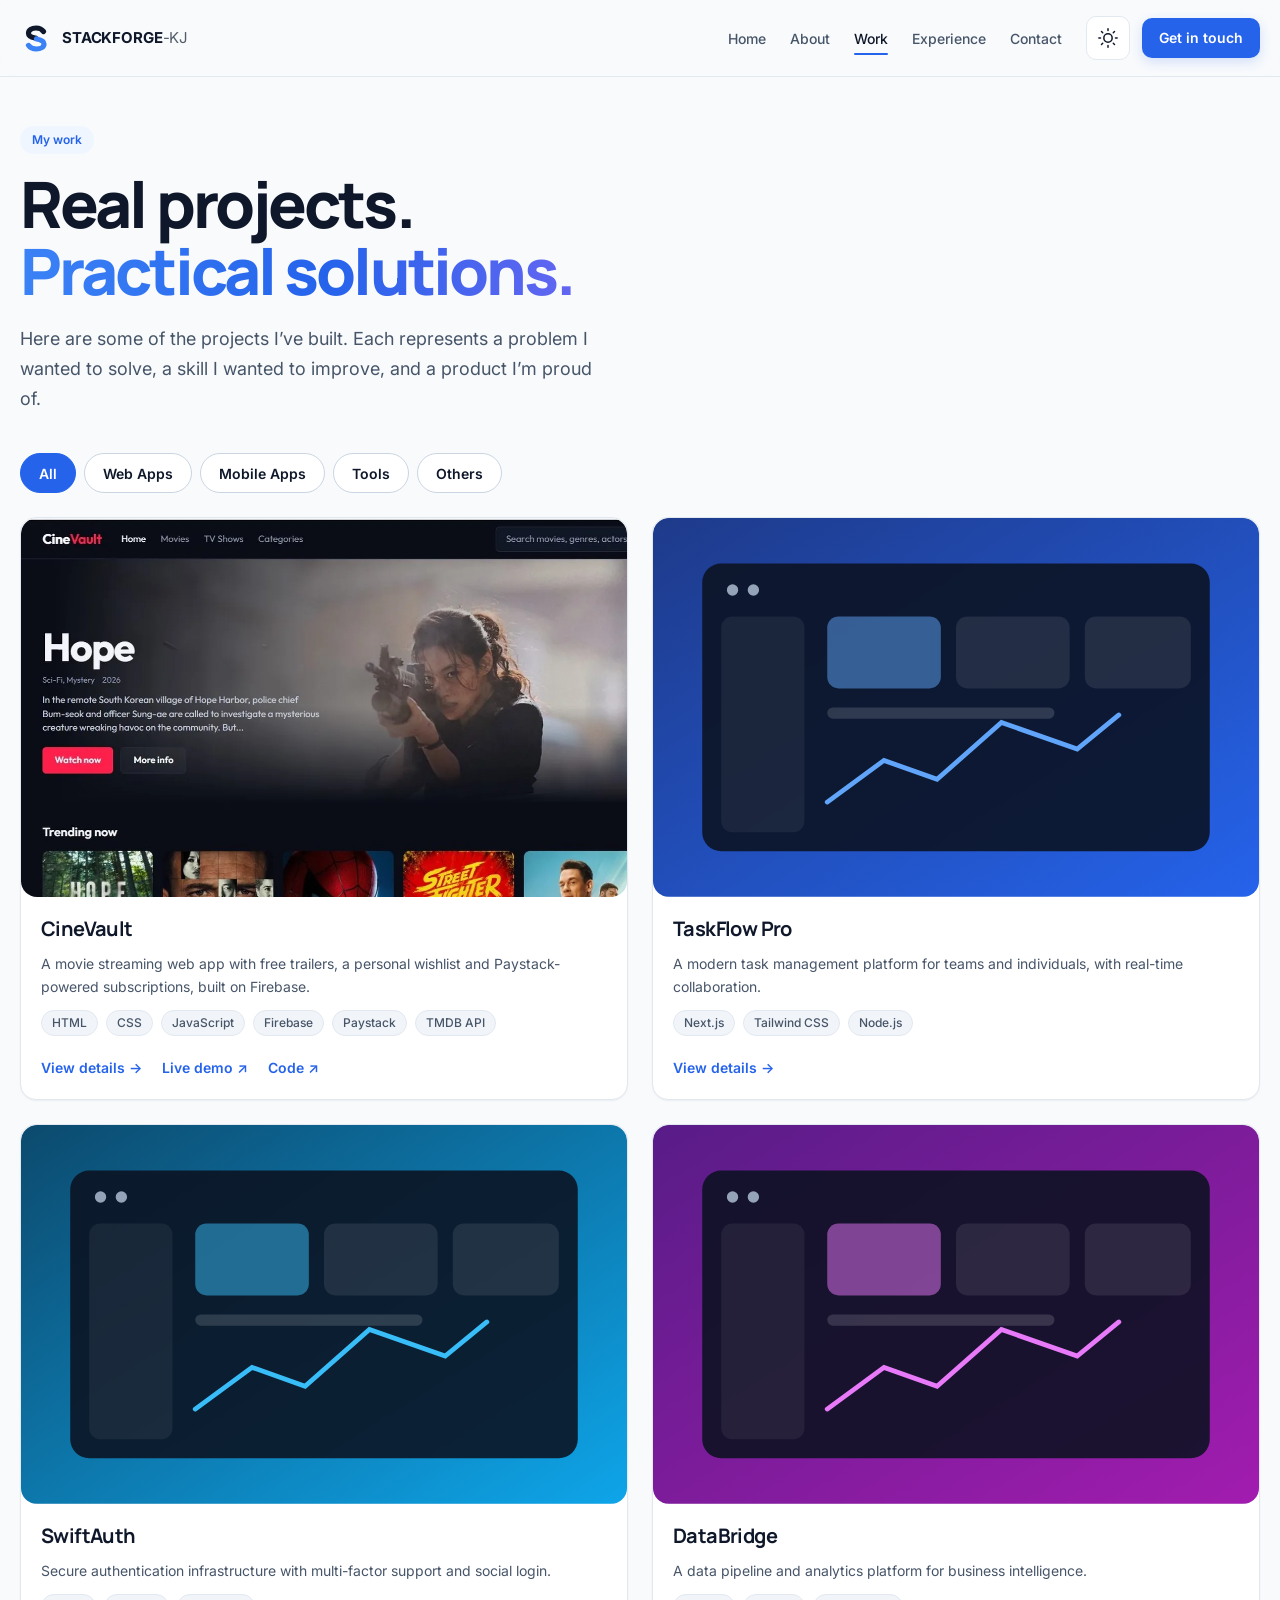
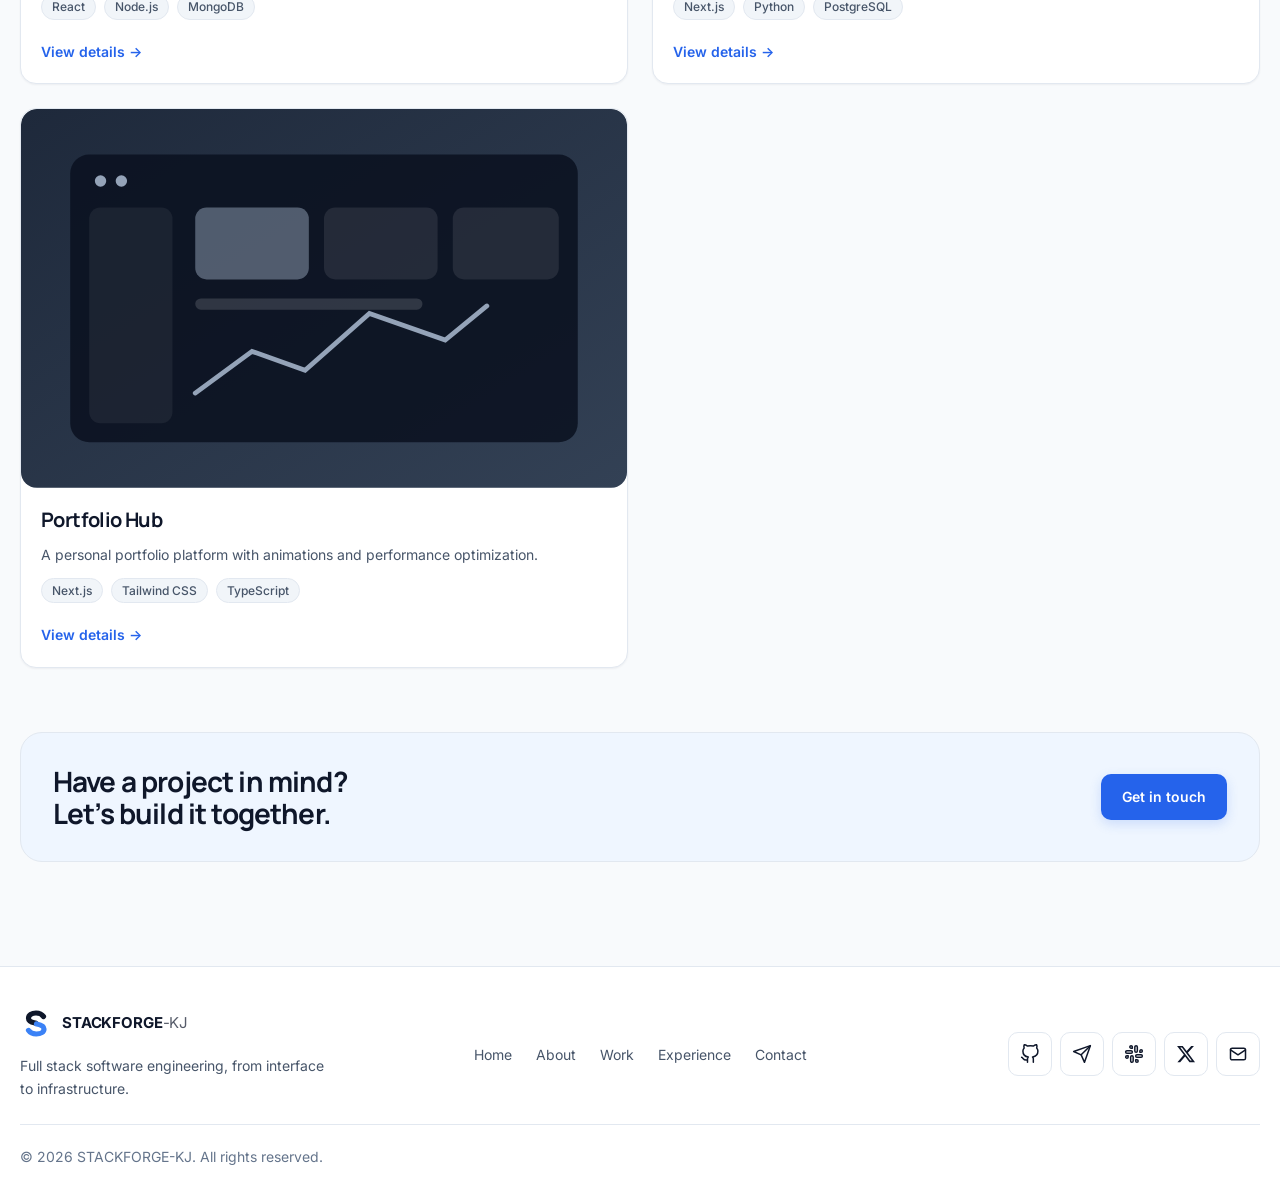
<file: stackforge-kj/work.html>
<!DOCTYPE html>
<html lang="en">
<head>
<meta charset="UTF-8">
<meta name="viewport" content="width=device-width, initial-scale=1.0">
<title>Work | STACKFORGE-KJ</title>
<meta name="description" content="Selected software projects by STACKFORGE-KJ, with technology stacks and case studies.">
<link rel="icon" href="favicon.svg" type="image/svg+xml">
<link rel="preconnect" href="https://fonts.googleapis.com">
<link rel="preconnect" href="https://fonts.gstatic.com" crossorigin>
<link rel="stylesheet" href="https://fonts.googleapis.com/css2?family=Inter:wght@400;500;600;700&family=Manrope:wght@700;800&family=JetBrains+Mono:wght@500&display=swap">
<link rel="stylesheet" href="css/tokens.css">
<link rel="stylesheet" href="css/base.css">
<link rel="stylesheet" href="css/components.css">
<link rel="stylesheet" href="css/pages.css">
<script src="js/theme.js"></script>
<script src="js/main.js" defer></script>
<script src="js/navigation.js" defer></script>
<script src="js/lazy.js" defer></script>
<script src="js/projects.js" defer></script>
<script src="js/filters.js" defer></script>
<script src="js/socials.js" defer></script>

</head>
<body>
<a class="skip-link" href="#main">Skip to content</a>
<header class="site-header"><div class="container--wide site-header__inner">
<a class="logo" href="index.html" aria-label="STACKFORGE-KJ home"><svg class="logo__mark" viewBox="0 0 32 32" fill="none" stroke-width="5.2" stroke-linecap="round" stroke-linejoin="round" aria-hidden="true"><path class="logo__top" d="M23.500 9.500C22 7.200 19.200 6 16 6c-4.200 0-7.500 2-7.500 5.200 0 3.600 4.200 4.300 7 4.900"/><path class="logo__bottom" d="M16.500 16.900c3.300.7 7.500 1.500 7.500 5C24 25 20.600 27 16.300 27c-3.300 0-6.200-1.200-7.800-3.600"/></svg><span>STACKFORGE<span class="logo__suffix">-KJ</span></span></a>
<nav class="site-nav" id="site-nav" aria-label="Main navigation"><ul class="site-nav__list"><li><a class="site-nav__link" href="index.html">Home</a></li><li><a class="site-nav__link" href="about.html">About</a></li><li><a class="site-nav__link" href="work.html" aria-current="page">Work</a></li><li><a class="site-nav__link" href="experience.html">Experience</a></li><li><a class="site-nav__link" href="contact.html">Contact</a></li></ul><a class="btn btn--primary btn--sm btn--mobile" href="contact.html">Get in touch</a></nav>
<div class="site-header__actions">
<button class="icon-btn theme-toggle" type="button" data-theme-toggle aria-label="Switch to dark theme" aria-pressed="false"><svg class="icon-sun" viewBox="0 0 24 24" fill="none" stroke="currentColor" stroke-width="1.8" stroke-linecap="round" stroke-linejoin="round" aria-hidden="true"><circle cx="12" cy="12" r="5"/><path d="M12 1v2M12 21v2M4.22 4.22l1.42 1.42M18.36 18.36l1.42 1.42M1 12h2M21 12h2M4.22 19.78l1.42-1.42M18.36 5.64l1.42-1.42"/></svg><svg class="icon-moon" viewBox="0 0 24 24" fill="none" stroke="currentColor" stroke-width="1.8" stroke-linecap="round" stroke-linejoin="round" aria-hidden="true"><path d="M21 12.79A9 9 0 1 1 11.21 3 7 7 0 0 0 21 12.79z"/></svg></button>
<a class="btn btn--primary btn--sm" href="contact.html">Get in touch</a>
<button class="icon-btn menu-btn" type="button" data-menu-toggle aria-expanded="false" aria-controls="site-nav" aria-label="Open menu"><svg class="icon-open" viewBox="0 0 24 24" fill="none" stroke="currentColor" stroke-width="1.8" stroke-linecap="round" aria-hidden="true"><path d="M3 6h18M3 12h18M3 18h18"/></svg><svg class="icon-close" style="display:none" viewBox="0 0 24 24" fill="none" stroke="currentColor" stroke-width="1.8" stroke-linecap="round" aria-hidden="true"><path d="M18 6 6 18M6 6l12 12"/></svg></button>
</div></div></header>
<main id="main">
<section class="page-top"><div class="container--wide"><p class="eyebrow">My work</p><h1>Real projects. <span class="grad">Practical solutions.</span></h1><p class="hero__lead">Here are some of the projects I&rsquo;ve built. Each represents a problem I wanted to solve, a skill I wanted to improve, and a product I&rsquo;m proud of.</p></div></section>
<section class="section section--tight" aria-label="Projects"><div class="container--wide">
<div class="filters" role="group" aria-label="Filter projects by category" data-filters><button class="chip" type="button" data-filter="all" aria-pressed="true">All</button><button class="chip" type="button" data-filter="Web Apps" aria-pressed="false">Web Apps</button><button class="chip" type="button" data-filter="Mobile Apps" aria-pressed="false">Mobile Apps</button><button class="chip" type="button" data-filter="Tools" aria-pressed="false">Tools</button><button class="chip" type="button" data-filter="Others" aria-pressed="false">Others</button></div>
<p class="sr-only" role="status" data-status></p>
<div class="project-grid project-grid--2" data-projects></div><noscript><p>Enable JavaScript to see the projects.</p></noscript>
<p class="empty" data-empty hidden>No projects in this category yet.</p></div></section>
<section class="section" aria-label="Call to action"><div class="container--wide"><div class="cta-strip"><div><h2>Have a project in mind? Let&rsquo;s build it together.</h2></div><a class="btn btn--primary" href="contact.html">Get in touch</a></div></div></section>
</main>
<footer class="site-footer"><div class="container--wide"><div class="site-footer__row"><div class="site-footer__brand"><a class="logo" href="index.html" aria-label="STACKFORGE-KJ home"><svg class="logo__mark" viewBox="0 0 32 32" fill="none" stroke-width="5.2" stroke-linecap="round" stroke-linejoin="round" aria-hidden="true"><path class="logo__top" d="M23.500 9.500C22 7.200 19.200 6 16 6c-4.200 0-7.500 2-7.500 5.200 0 3.600 4.200 4.300 7 4.900"/><path class="logo__bottom" d="M16.500 16.900c3.300.7 7.500 1.500 7.500 5C24 25 20.600 27 16.300 27c-3.300 0-6.200-1.200-7.800-3.600"/></svg><span>STACKFORGE<span class="logo__suffix">-KJ</span></span></a><p>Full stack software engineering, from interface to infrastructure.</p></div>
<nav aria-label="Footer navigation"><ul class="site-footer__nav"><li><a href="index.html">Home</a></li><li><a href="about.html">About</a></li><li><a href="work.html">Work</a></li><li><a href="experience.html">Experience</a></li><li><a href="contact.html">Contact</a></li></ul></nav>
<ul class="site-footer__social"><li><a class="icon-btn" href="https://github.com/Stackforge-KJ" target="_blank" rel="noopener noreferrer" aria-label="GitHub profile (opens in a new tab)"><svg viewBox="0 0 24 24" width="20" height="20" fill="none" stroke="currentColor" stroke-width="1.8" stroke-linecap="round" stroke-linejoin="round" aria-hidden="true"><path d="M9 19c-5 1.500-5-2.500-7-3m14 6v-3.870a3.370 3.370 0 0 0-.940-2.610c3.140-.350 6.440-1.540 6.440-7A5.440 5.440 0 0 0 20 4.770 5.070 5.070 0 0 0 19.910 1S18.730.650 16 2.480a13.380 13.380 0 0 0-7 0C6.270.650 5.090 1 5.090 1A5.070 5.070 0 0 0 5 4.770a5.440 5.440 0 0 0-1.500 3.780c0 5.420 3.300 6.610 6.440 7A3.370 3.370 0 0 0 9 18.130V22"/></svg></a></li><li><a class="icon-btn" href="mailto:consultkingss@gmail.com" aria-label="Email"><svg viewBox="0 0 24 24" width="20" height="20" fill="none" stroke="currentColor" stroke-width="1.8" stroke-linecap="round" stroke-linejoin="round" aria-hidden="true"><rect x="3" y="5" width="18" height="14" rx="2"/><path d="M3 7l9 6 9-6"/></svg></a></li></ul></div>
<p class="site-footer__copy">&copy; <span data-year>2026</span> STACKFORGE-KJ. All rights reserved.</p></div></footer>
</body>
</html>
</file>
<file: stackforge-kj/css/tokens.css>
:root{color-scheme:light;
--brand-50:#eff6ff;--brand-100:#dbeafe;--brand-200:#bfdbfe;--brand-400:#60a5fa;--brand-500:#3b82f6;--brand-600:#2563eb;--brand-700:#1d4ed8;--brand-800:#1e40af;--brand-950:#172554;
--bg:#f8fafc;--surface:#fff;--surface-2:#f1f5f9;--surface-3:#eaf0f8;
--text:#0f172a;--text-2:#475569;--text-muted:#64748b;
--border:#e2e8f0;--border-strong:#cbd5e1;
--accent:var(--brand-600);--accent-hover:var(--brand-700);--accent-soft:var(--brand-50);--accent-text:var(--brand-600);--focus:var(--brand-400);
--success:#15803d;--warning:#b45309;--error:#b91c1c;
--font-sans:"Inter",system-ui,-apple-system,"Segoe UI",sans-serif;--font-display:"Manrope","Inter",system-ui,sans-serif;--font-mono:"JetBrains Mono",ui-monospace,monospace;
--text-xs:.75rem;--text-sm:.875rem;--text-base:1rem;--text-lg:1.125rem;--text-xl:1.25rem;
--h-display:clamp(2.625rem,5vw,4rem);--h1:clamp(2.375rem,4vw,3.25rem);--h2:clamp(2rem,3vw,2.5rem);--h3:clamp(1.5rem,2.5vw,1.75rem);--h4:1.375rem;
--space-1:.25rem;--space-2:.5rem;--space-3:.75rem;--space-4:1rem;--space-5:1.25rem;--space-6:1.5rem;--space-8:2rem;--space-10:2.5rem;--space-12:3rem;--space-16:4rem;--space-20:5rem;--space-24:6rem;
--container:75rem;--container-wide:82.5rem;--container-narrow:45rem;--header-height:76px;
--radius-sm:.375rem;--radius-md:.625rem;--radius-lg:1rem;--radius-xl:1.375rem;--radius-2xl:1.75rem;--radius-pill:999px;
--shadow-sm:0 1px 2px rgb(15 23 42/5%);--shadow-md:0 8px 24px rgb(15 23 42/7%);--shadow-lg:0 20px 50px rgb(15 23 42/10%);
--duration-fast:150ms;--duration-normal:200ms;--duration-slow:350ms}
[data-theme="dark"]{color-scheme:dark;
--bg:#050b16;--surface:#0b1220;--surface-2:#111c2e;--surface-3:#162338;
--text:#f8fafc;--text-2:#cbd5e1;--text-muted:#94a3b8;
--border:#243247;--border-strong:#334155;
--accent:var(--brand-500);--accent-hover:var(--brand-400);--accent-soft:#102042;--accent-text:var(--brand-400);
--success:#4ade80;--warning:#fbbf24;--error:#f87171;
--shadow-sm:0 1px 2px rgb(0 0 0/15%);--shadow-md:0 8px 24px rgb(0 0 0/18%);--shadow-lg:0 20px 50px rgb(0 0 0/25%)}
</file>
<file: stackforge-kj/css/base.css>
*,*::before,*::after{box-sizing:border-box}
*{margin:0}
html{-webkit-text-size-adjust:100%;scroll-padding-top:calc(var(--header-height) + 16px)}
body{min-height:100vh;display:flex;flex-direction:column;font-family:var(--font-sans);font-size:var(--text-base);line-height:1.65;color:var(--text-2);background:var(--bg);-webkit-font-smoothing:antialiased}
main{flex:1}
img,svg{display:block;max-width:100%}
button,input,textarea,select{font:inherit;color:inherit}
h1,h2,h3,h4{font-family:var(--font-display);color:var(--text);line-height:1.15;letter-spacing:-.03em;font-weight:700;text-wrap:balance}
h1{font-size:var(--h1)}h2{font-size:var(--h2)}h3{font-size:var(--h3)}h4{font-size:var(--h4);font-weight:600}
p{max-width:65ch}
a{color:var(--accent-text);text-underline-offset:3px}
:focus-visible{outline:3px solid var(--focus);outline-offset:3px;border-radius:var(--radius-sm)}
.sr-only{position:absolute;width:1px;height:1px;overflow:hidden;clip:rect(0 0 0 0);white-space:nowrap}
.theme-ready body,.theme-ready .site-header,.theme-ready .card,.theme-ready .site-footer{transition:background-color var(--duration-normal) ease,color var(--duration-normal) ease,border-color var(--duration-normal) ease}
@media (prefers-reduced-motion:reduce){*,*::before,*::after{transition:none!important;animation:none!important;scroll-behavior:auto!important}}
</file>
<file: stackforge-kj/css/components.css>
.container{width:min(100% - 40px,var(--container));margin-inline:auto}
.container--wide{width:min(100% - 40px,var(--container-wide));margin-inline:auto}
.container--narrow{width:min(100% - 40px,var(--container-narrow));margin-inline:auto}
@media (max-width:600px){.container,.container--wide,.container--narrow{width:min(100% - 32px,var(--container-wide))}}
.skip-link{position:absolute;left:16px;top:-60px;z-index:100;padding:10px 16px;background:var(--brand-600);color:#fff;border-radius:var(--radius-md);font-weight:600}
.skip-link:focus{top:12px}

.btn{display:inline-flex;align-items:center;justify-content:center;gap:8px;min-height:46px;padding:0 20px;border:1px solid transparent;border-radius:var(--radius-md);font-size:var(--text-sm);font-weight:600;text-decoration:none;cursor:pointer;white-space:nowrap;transition:background-color 180ms ease,border-color 180ms ease,color 180ms ease,transform 180ms ease}
.btn--primary{background:var(--brand-600);color:#fff;box-shadow:0 4px 12px rgb(37 99 235/18%)}
.btn--primary:hover{background:var(--brand-700);transform:translateY(-1px)}
.btn--primary:active{transform:none}
.btn--secondary{background:var(--surface);color:var(--text);border-color:var(--border-strong)}
.btn--secondary:hover{border-color:var(--accent);color:var(--accent-text)}
.btn[disabled],.btn[aria-disabled="true"]{opacity:.6;cursor:not-allowed;transform:none}
.btn--sm{min-height:40px;padding:0 16px}
.text-link{font-weight:600;text-decoration:none}
.text-link:hover{text-decoration:underline}
.icon-btn{display:inline-flex;align-items:center;justify-content:center;width:44px;height:44px;border:1px solid var(--border);border-radius:var(--radius-md);background:var(--surface);color:var(--text);cursor:pointer;transition:border-color 180ms ease,color 180ms ease}
.icon-btn:hover{border-color:var(--accent);color:var(--accent-text)}
.icon-btn svg{width:20px;height:20px}

.card{background:var(--surface);border:1px solid var(--border);border-radius:var(--radius-lg);padding:var(--space-6);box-shadow:var(--shadow-sm)}
.badge{display:inline-flex;align-items:center;padding:2px 10px;border:1px solid var(--border);border-radius:var(--radius-pill);background:var(--surface-2);color:var(--text-2);font-size:var(--text-xs);font-weight:500}
.eyebrow{display:inline-block;margin-bottom:var(--space-4);padding:4px 12px;border-radius:var(--radius-pill);background:var(--accent-soft);color:var(--accent-text);font-size:var(--text-xs);font-weight:600}

.site-header{position:sticky;top:0;z-index:50;background:color-mix(in srgb,var(--bg) 88%,transparent);backdrop-filter:blur(12px);border-bottom:1px solid var(--border)}
.site-header__inner{display:flex;align-items:center;gap:var(--space-6);min-height:var(--header-height)}
.logo{display:inline-flex;align-items:center;gap:10px;color:var(--text);text-decoration:none;font-weight:700;font-size:15px;letter-spacing:-.01em}
.logo__mark{width:32px;height:32px}
.logo__top{stroke:var(--text)}
.logo__bottom{stroke:var(--brand-500)}
.logo__suffix{font-weight:400;opacity:.7}
.site-nav{display:flex;align-items:center;gap:var(--space-8);margin-left:auto}
.site-nav__list{display:flex;gap:var(--space-6);list-style:none;padding:0}
.site-nav__link{position:relative;padding:8px 0;color:var(--text-2);font-size:var(--text-sm);font-weight:500;text-decoration:none;transition:color 150ms ease}
.site-nav__link:hover,.site-nav__link[aria-current="page"]{color:var(--text)}
.site-nav__link[aria-current="page"]::after{content:"";position:absolute;left:0;right:0;bottom:0;height:2px;border-radius:2px;background:var(--accent)}
.site-header__actions{display:flex;align-items:center;gap:var(--space-3)}
.theme-toggle .icon-moon{display:none}
[data-theme="dark"] .theme-toggle .icon-sun{display:none}
[data-theme="dark"] .theme-toggle .icon-moon{display:block}
.menu-btn{display:none}
.btn--mobile{display:none}
@media (max-width:860px){
 .site-nav{margin-left:0}
 .site-header__inner{flex-wrap:wrap;justify-content:space-between}
 .site-header__actions{margin-left:auto}
 .site-header__actions .btn{display:none}
 .js .menu-btn{display:inline-flex}
 .js .site-nav{display:none;position:absolute;top:100%;left:0;right:0;flex-direction:column;align-items:stretch;gap:var(--space-4);padding:var(--space-4) 20px var(--space-6);background:var(--bg);border-bottom:1px solid var(--border);box-shadow:var(--shadow-md)}
 .js .site-nav.is-open{display:flex}
 .site-nav__list{flex-direction:column;gap:0}
 .site-nav__link{display:block;padding:14px 0;font-size:var(--text-base);border-bottom:1px solid var(--border)}
 .site-nav__link[aria-current="page"]{color:var(--accent-text)}
 .site-nav__link[aria-current="page"]::after{display:none}
 .btn--mobile{display:inline-flex}
}

.media{position:relative;overflow:hidden;aspect-ratio:var(--ratio,16/10);background:var(--surface-2);border-radius:inherit}
.media::before{content:"";position:absolute;inset:0;background:linear-gradient(100deg,transparent 20%,color-mix(in srgb,var(--text) 8%,transparent) 50%,transparent 80%);background-size:200% 100%;animation:shimmer 1.4s linear infinite}
.media img{width:100%;height:100%;object-fit:cover;opacity:0;transition:opacity var(--duration-slow) ease}
.media.is-loaded img{opacity:1}
.media.is-loaded::before,.media.is-error::before{display:none;animation:none}
.media.is-error img{display:none}
.media.is-error::after{content:"Image unavailable";position:absolute;inset:0;display:grid;place-items:center;font-size:var(--text-sm);color:var(--text-muted)}
html:not(.js) .media img{opacity:1}
@keyframes shimmer{from{background-position:200% 0}to{background-position:-200% 0}}
@media (prefers-reduced-motion:reduce){.media::before{animation:none}.media img{transition:none}}

.site-footer{margin-top:var(--space-16);padding:var(--space-10) 0 var(--space-6);background:var(--surface);border-top:1px solid var(--border)}
.site-footer__row{display:grid;grid-template-columns:1fr auto 1fr;align-items:center;gap:var(--space-8)}
.site-footer__social{justify-self:end}
.site-footer__brand p{margin-top:var(--space-2);font-size:var(--text-sm);max-width:34ch}
.site-footer__nav,.site-footer__social{list-style:none;padding:0;display:flex;gap:var(--space-6);flex-wrap:wrap}
.site-footer__nav a{color:var(--text-2);font-size:var(--text-sm);text-decoration:none}
.site-footer__nav a:hover{color:var(--accent-text);text-decoration:underline}
.site-footer__social{gap:var(--space-2)}
.site-footer__copy{max-width:none;margin-top:var(--space-6);padding-top:var(--space-5);border-top:1px solid var(--border);font-size:var(--text-sm);color:var(--text-muted)}
@media (max-width:900px){.site-footer__row{grid-template-columns:1fr;justify-items:start;gap:var(--space-5)}.site-footer__social{justify-self:start}.site-footer__nav{gap:var(--space-4) var(--space-5)}}

.field{display:grid;gap:6px}
.field label{font-size:var(--text-sm);font-weight:600;color:var(--text)}
.field input,.field textarea{width:100%;padding:12px 14px;border:1px solid var(--border-strong);border-radius:var(--radius-md);background:var(--bg);color:var(--text);transition:border-color 150ms ease,box-shadow 150ms ease}
.field textarea{resize:vertical;min-height:140px}
.field input::placeholder,.field textarea::placeholder{color:var(--text-muted)}
.field input:focus,.field textarea:focus{outline:none;border-color:var(--accent);box-shadow:0 0 0 3px color-mix(in srgb,var(--brand-500) 30%,transparent)}
.field [aria-invalid="true"]{border-color:var(--error)}
.field__error{min-height:1.2em;font-size:var(--text-sm);color:var(--error)}
.btn--block{width:100%}
.form-status{margin-top:var(--space-4);padding:12px 14px;border-radius:var(--radius-md);font-size:var(--text-sm);border:1px solid var(--border-strong);color:var(--text)}
.form-status[data-state="success"]{border-color:var(--success);color:var(--success)}
.form-status[data-state="error"]{border-color:var(--error);color:var(--error)}
.form-status a{color:inherit;font-weight:600}
</file>
<file: stackforge-kj/css/pages.css>
.section{padding:var(--space-10) 0}.section--tight{padding:var(--space-6) 0}
.section__head{display:flex;justify-content:space-between;align-items:baseline;gap:var(--space-4);flex-wrap:wrap;margin-bottom:var(--space-6)}
.section__head .section__title{margin:0}
.section__title{font-size:var(--h2)}
.section__lead{margin-top:var(--space-3);font-size:var(--text-lg)}
.label{font-size:var(--text-xs);font-weight:600;letter-spacing:.08em;text-transform:uppercase;color:var(--accent-text);margin-bottom:var(--space-3)}
.grad{background:linear-gradient(90deg,#3b82f6,#2563eb 55%,#6366f1);-webkit-background-clip:text;background-clip:text;color:transparent}
[data-theme="dark"] .grad{background-image:linear-gradient(90deg,#60a5fa,#3b82f6 55%,#818cf8)}
.mt{margin-top:var(--space-4)}a.mt{display:inline-block}
.muted{color:var(--text-muted);font-size:var(--text-sm)}
.dot{width:8px;height:8px;border-radius:50%;background:var(--success);margin-right:8px;display:inline-block}
.hero__lead{margin-top:var(--space-5);font-size:var(--text-lg);max-width:54ch}
.hero__actions{display:flex;flex-wrap:wrap;gap:var(--space-3);margin-top:var(--space-8)}
.two-col{display:grid;grid-template-columns:1fr 1fr;gap:var(--space-10);align-items:center}
.photo{border-radius:var(--radius-xl);overflow:hidden;border:1px solid var(--border)}.photo svg{width:100%;height:auto;display:block}
.icon-box{display:inline-flex;align-items:center;justify-content:center;flex:none;width:40px;height:40px;border-radius:var(--radius-md);background:var(--accent-soft);color:var(--accent-text)}
.icon-box--lg{width:56px;height:56px}
.page-top{padding:var(--space-12) 0 var(--space-4)}
.page-top h1,.about-hero h1,.hero h1{font-size:clamp(2.5rem,5vw,4rem);font-weight:800;line-height:1.05;letter-spacing:-.045em;max-width:20ch}

.hero{position:relative;padding:var(--space-10) 0 var(--space-12);overflow:hidden}
.hero::before{content:"";position:absolute;inset:0;pointer-events:none;background:radial-gradient(50% 75% at 76% 45%,color-mix(in srgb,var(--brand-500) 20%,transparent),transparent 72%)}
.hero__grid{position:relative;display:grid;grid-template-columns:1.05fr .95fr;gap:var(--space-4);align-items:center}
.hero h1{max-width:13ch}
.hero__art{position:relative;width:100%;max-width:540px;justify-self:end;margin-left:-48px}
.hero__fade{-webkit-mask-image:linear-gradient(to right,transparent 0,#000 22%);mask-image:linear-gradient(to right,transparent 0,#000 22%)}
.portrait{display:block;width:100%;height:auto;border-radius:var(--radius-2xl)}
.hero__card{position:absolute;left:6%;bottom:9%;width:36%;border-radius:var(--radius-lg);overflow:hidden;border:1px solid rgb(255 255 255/25%);box-shadow:0 20px 50px rgb(2 8 23/40%)}
.hero__card svg{width:100%;height:auto}
.page-hero{display:grid;grid-template-columns:1.1fr .9fr;gap:var(--space-8);align-items:center}
.about-hero{padding:var(--space-10) 0 var(--space-8)}
.page-hero__art{max-width:460px;justify-self:end;width:100%}

.stack{list-style:none;padding:0;display:flex;flex-wrap:wrap;gap:var(--space-3)}
.tech{display:inline-flex;align-items:center;gap:10px;padding:9px 16px;border:1px solid var(--border);border-radius:var(--radius-pill);background:var(--surface);color:var(--text);font-size:var(--text-sm);font-weight:600;transition:transform var(--duration-normal) ease,border-color var(--duration-normal) ease,box-shadow var(--duration-normal) ease}
.tech:hover{transform:translateY(-2px);border-color:var(--brand-400);box-shadow:var(--shadow-md)}
.tech svg{width:22px;height:22px;flex:none}

.project-grid{display:grid;grid-template-columns:repeat(3,minmax(0,1fr));gap:var(--space-5)}
.project-grid--2{grid-template-columns:repeat(2,minmax(0,1fr));gap:var(--space-6)}
.project-card{padding:0;overflow:hidden;display:flex;flex-direction:column;transition:transform var(--duration-normal) ease,box-shadow var(--duration-normal) ease}
.project-card[hidden],.case-row[hidden]{display:none}
.project-card:hover{transform:translateY(-3px);box-shadow:var(--shadow-md)}
.project-card .media svg,.case-row .media svg,.case-hero__media svg{width:100%;height:100%}
.project-card__body{display:flex;flex-direction:column;gap:var(--space-3);padding:var(--space-5);flex:1}
.project-card__body h3{font-size:var(--text-xl)}.project-card__body p{font-size:var(--text-sm)}
.project-card__body .text-link{margin-top:auto;padding-top:var(--space-2);font-size:var(--text-sm)}
.tags{list-style:none;padding:0;display:flex;flex-wrap:wrap;gap:var(--space-2)}
.filters{display:flex;flex-wrap:wrap;gap:var(--space-2);margin-bottom:var(--space-6)}
.chip{min-height:40px;padding:0 18px;border:1px solid var(--border-strong);border-radius:var(--radius-pill);background:var(--surface);color:var(--text);font-size:var(--text-sm);font-weight:600;cursor:pointer;transition:background-color 150ms ease,border-color 150ms ease}
.chip:hover{border-color:var(--accent)}
.chip[aria-pressed="true"]{background:var(--brand-600);border-color:var(--brand-600);color:#fff}
.empty{padding:var(--space-10) 0;text-align:center;margin-inline:auto}
.case-list{display:grid;gap:var(--space-4)}
.case-row{display:grid;grid-template-columns:260px 1fr;gap:var(--space-6);align-items:center;padding:var(--space-4);background:var(--surface);border:1px solid var(--border);border-radius:var(--radius-lg)}
.case-row .media{border-radius:var(--radius-md)}
.case-row h3{font-size:var(--text-xl);margin-bottom:var(--space-2)}.case-row p{font-size:var(--text-sm);margin-bottom:var(--space-3)}
.soon{display:flex;align-items:center;gap:var(--space-4);margin-top:var(--space-5);background:var(--surface-2)}
.soon h2{font-size:var(--text-lg);letter-spacing:-.01em}.soon p{font-size:var(--text-sm)}

.philosophy{display:grid;grid-template-columns:.95fr 1.05fr;gap:var(--space-10);align-items:center}
.philosophy__art svg{width:100%;height:auto;border-radius:var(--radius-xl);box-shadow:var(--shadow-lg)}
.philosophy .text-link{display:inline-block;margin-top:var(--space-4)}
.stats{display:grid;grid-template-columns:repeat(4,1fr);gap:var(--space-4);margin-top:var(--space-8)}
.stats>div{display:flex;flex-direction:column;padding:var(--space-4);border:1px solid var(--border);border-radius:var(--radius-lg);background:var(--surface)}
.stats dt{font-size:var(--text-xs);color:var(--text-muted);order:2}
.stats dd{order:1;margin:0;font-family:var(--font-display);font-size:var(--h3);font-weight:800;color:var(--text);letter-spacing:-.03em}
.timeline{list-style:none;padding:0 0 0 var(--space-8);position:relative;display:grid;gap:var(--space-6)}
.timeline::before{content:"";position:absolute;left:7px;top:8px;bottom:8px;width:2px;background:var(--border-strong)}
.timeline li{position:relative}
.timeline li::before{content:"";position:absolute;left:calc(-1*var(--space-8) + 1px);top:6px;width:14px;height:14px;border-radius:50%;background:var(--brand-600);box-shadow:0 0 0 4px var(--accent-soft)}
.timeline h3{font-size:var(--text-lg)}.timeline p{font-size:var(--text-sm)}

.cta-card{display:grid;grid-template-columns:1.1fr .9fr;align-items:stretch;overflow:hidden;border:1px solid var(--border);border-radius:var(--radius-2xl);background:linear-gradient(120deg,var(--accent-soft),var(--surface-2))}
.cta-card__text{padding:var(--space-12) var(--space-10);display:grid;gap:var(--space-4);justify-items:start;align-content:center}
.cta-card h2{font-size:var(--h2);max-width:16ch}
.cta-card__art{position:relative;min-height:260px;-webkit-mask-image:linear-gradient(to right,transparent 0,#000 35%);mask-image:linear-gradient(to right,transparent 0,#000 35%)}
.cta-card__art svg{position:absolute;inset:0;width:100%;height:100%}
.cta-strip{display:flex;align-items:center;justify-content:space-between;gap:var(--space-6);flex-wrap:wrap;padding:var(--space-8);border-radius:var(--radius-xl);background:var(--accent-soft);border:1px solid var(--border)}
.cta-strip h2{font-size:var(--h3);max-width:22ch}
.circle-btn{display:inline-flex;align-items:center;justify-content:center;width:52px;height:52px;border-radius:50%;background:var(--brand-600);color:#fff;transition:transform 180ms ease,background-color 180ms ease}
.circle-btn:hover{background:var(--brand-700);transform:translateX(3px)}

.values{list-style:none;padding:var(--space-6);display:grid;grid-template-columns:1fr 1fr;gap:var(--space-6)}
.values li{display:flex;gap:var(--space-4);align-items:center}
.values h3{font-size:var(--text-base);letter-spacing:-.01em}.values p{font-size:var(--text-sm)}
.beyond{display:grid;grid-template-columns:1fr 1fr;gap:var(--space-8);align-items:center}

.xp-list{list-style:none;padding:0;display:grid;gap:var(--space-5);position:relative}
.xp-list li{display:flex;gap:var(--space-4);padding:var(--space-5);background:var(--surface);border:1px solid var(--border);border-radius:var(--radius-lg)}
.xp-list h3{font-size:var(--text-lg);margin:var(--space-2) 0 var(--space-1)}.xp-list p{font-size:var(--text-sm)}
.focus-card{display:flex;align-items:center;gap:var(--space-6);flex-wrap:wrap;padding:var(--space-8);background:linear-gradient(120deg,var(--accent-soft),var(--surface))}
.focus-card>div{flex:1;min-width:240px}.focus-card h2{font-size:var(--h3)}

.contact-grid{display:grid;grid-template-columns:1.5fr 1fr;gap:var(--space-8);align-items:start}
.form{display:grid;gap:var(--space-4);padding:var(--space-8)}
.side{display:grid;gap:var(--space-4);align-content:start;padding:var(--space-4) 0}
.side__title:not(:first-child){margin-top:var(--space-4)}
.side__title{font-size:var(--text-lg);letter-spacing:-.01em}
.info-list{list-style:none;padding:0;display:grid;gap:var(--space-4)}
.info-list li{display:flex;gap:var(--space-4);align-items:center}
.info-list div{display:grid}.info-list a{color:var(--text);font-weight:500;text-decoration:none}.info-list a:hover{color:var(--accent-text)}
.social{list-style:none;padding:0;display:flex;gap:var(--space-2)}

.case-hero{display:grid;grid-template-columns:1fr 1fr;gap:var(--space-8);align-items:center}
.case-hero h1{font-size:var(--h1);max-width:none}
.case-hero .tags{margin-top:var(--space-5)}
.case-hero__media{border-radius:var(--radius-xl);border:1px solid var(--border);box-shadow:var(--shadow-lg)}
.case-layout{display:grid;grid-template-columns:220px 1fr;gap:var(--space-10);align-items:start}
.case-nav{position:sticky;top:calc(var(--header-height) + 16px)}
.case-nav ul{list-style:none;padding:0;display:grid;gap:2px;border-left:2px solid var(--border)}
.case-nav a{display:block;padding:6px 14px;margin-left:-2px;border-left:2px solid transparent;color:var(--text-2);font-size:var(--text-sm);text-decoration:none}
.case-nav a:hover{color:var(--accent-text);border-left-color:var(--accent)}
.case-sec{padding-bottom:var(--space-8)}.case-sec h2{font-size:var(--h3);margin-bottom:var(--space-3)}

@media (max-width:1000px){.project-grid{grid-template-columns:repeat(2,minmax(0,1fr))}.philosophy,.two-col,.beyond,.case-hero{grid-template-columns:1fr}.contact-grid{grid-template-columns:1.25fr 1fr;gap:var(--space-6)}.form{padding:var(--space-6)}.stats{grid-template-columns:repeat(2,1fr)}.cta-card{grid-template-columns:1fr}.cta-card__art{min-height:200px;-webkit-mask-image:linear-gradient(to bottom,transparent 0,#000 35%);mask-image:linear-gradient(to bottom,transparent 0,#000 35%)}}
@media (max-width:860px){.hero__grid,.page-hero{grid-template-columns:1fr}.hero__art{margin-left:0;justify-self:center;max-width:440px}.hero__fade{-webkit-mask-image:linear-gradient(to bottom,transparent 0,#000 18%);mask-image:linear-gradient(to bottom,transparent 0,#000 18%)}.page-hero__art{justify-self:start;max-width:380px}.case-layout{grid-template-columns:1fr}.case-nav{position:static}.case-nav ul{display:flex;flex-wrap:wrap;border:0;gap:var(--space-2)}.case-nav a{border:1px solid var(--border);border-radius:var(--radius-pill);margin:0}.values{grid-template-columns:1fr}}
@media (max-width:700px){.contact-grid{grid-template-columns:1fr}}
@media (max-width:600px){.project-grid,.project-grid--2{grid-template-columns:1fr}.case-row{grid-template-columns:1fr}.cta-card__text{padding:var(--space-8) var(--space-5)}.form{padding:var(--space-5)}.hero__actions .btn{flex:1 1 100%}.cta-strip{padding:var(--space-5)}}

.about-photo{width:100%;max-width:520px;justify-self:center}
.about-photo--sm{max-width:480px}
.philosophy__art .media{border-radius:var(--radius-xl);border:1px solid var(--border);box-shadow:var(--shadow-lg)}
.cta-card__art img{position:absolute;inset:0;width:100%;height:100%;object-fit:cover}
.social{flex-wrap:wrap}

.link-row{display:flex;flex-wrap:wrap;gap:8px 20px;margin-top:auto;padding-top:8px}
.link-row .text-link{margin-top:0;padding-top:0}
.case-hero .link-row{margin-top:var(--space-5)}
</file>
